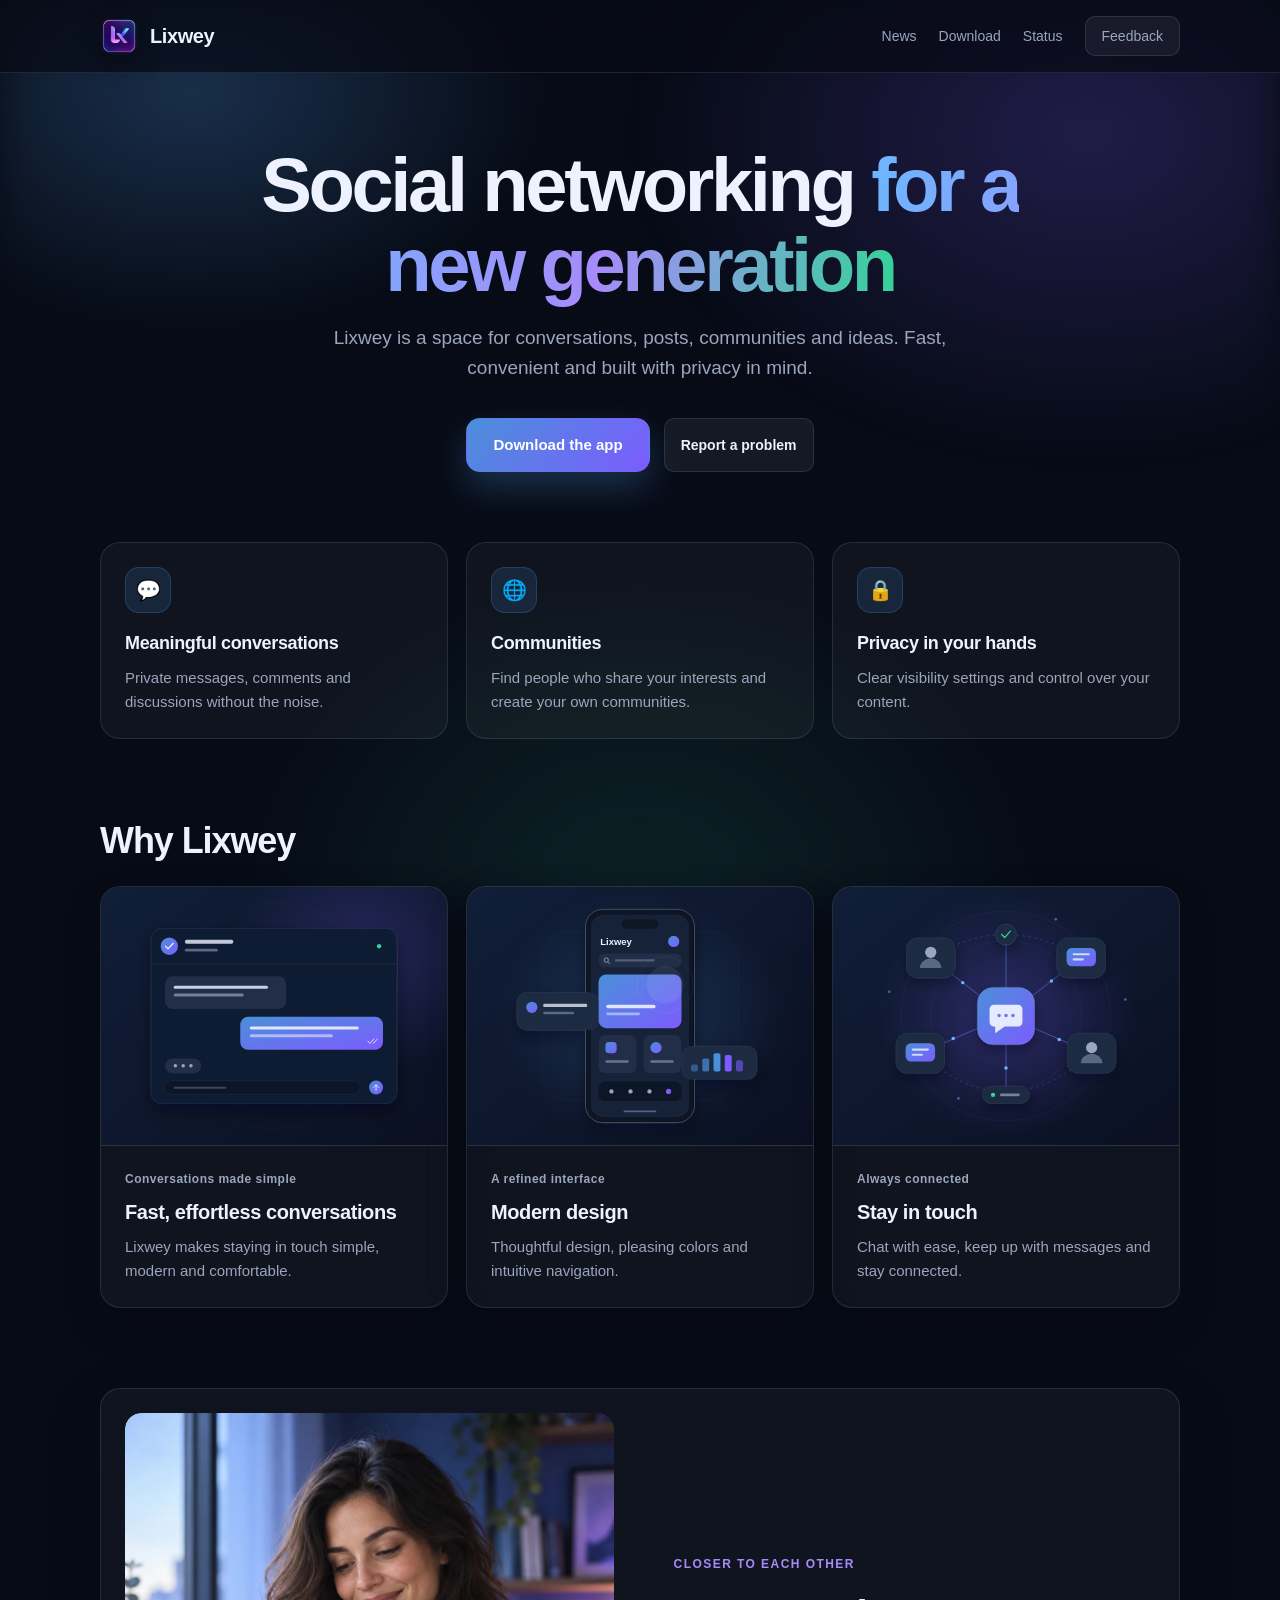
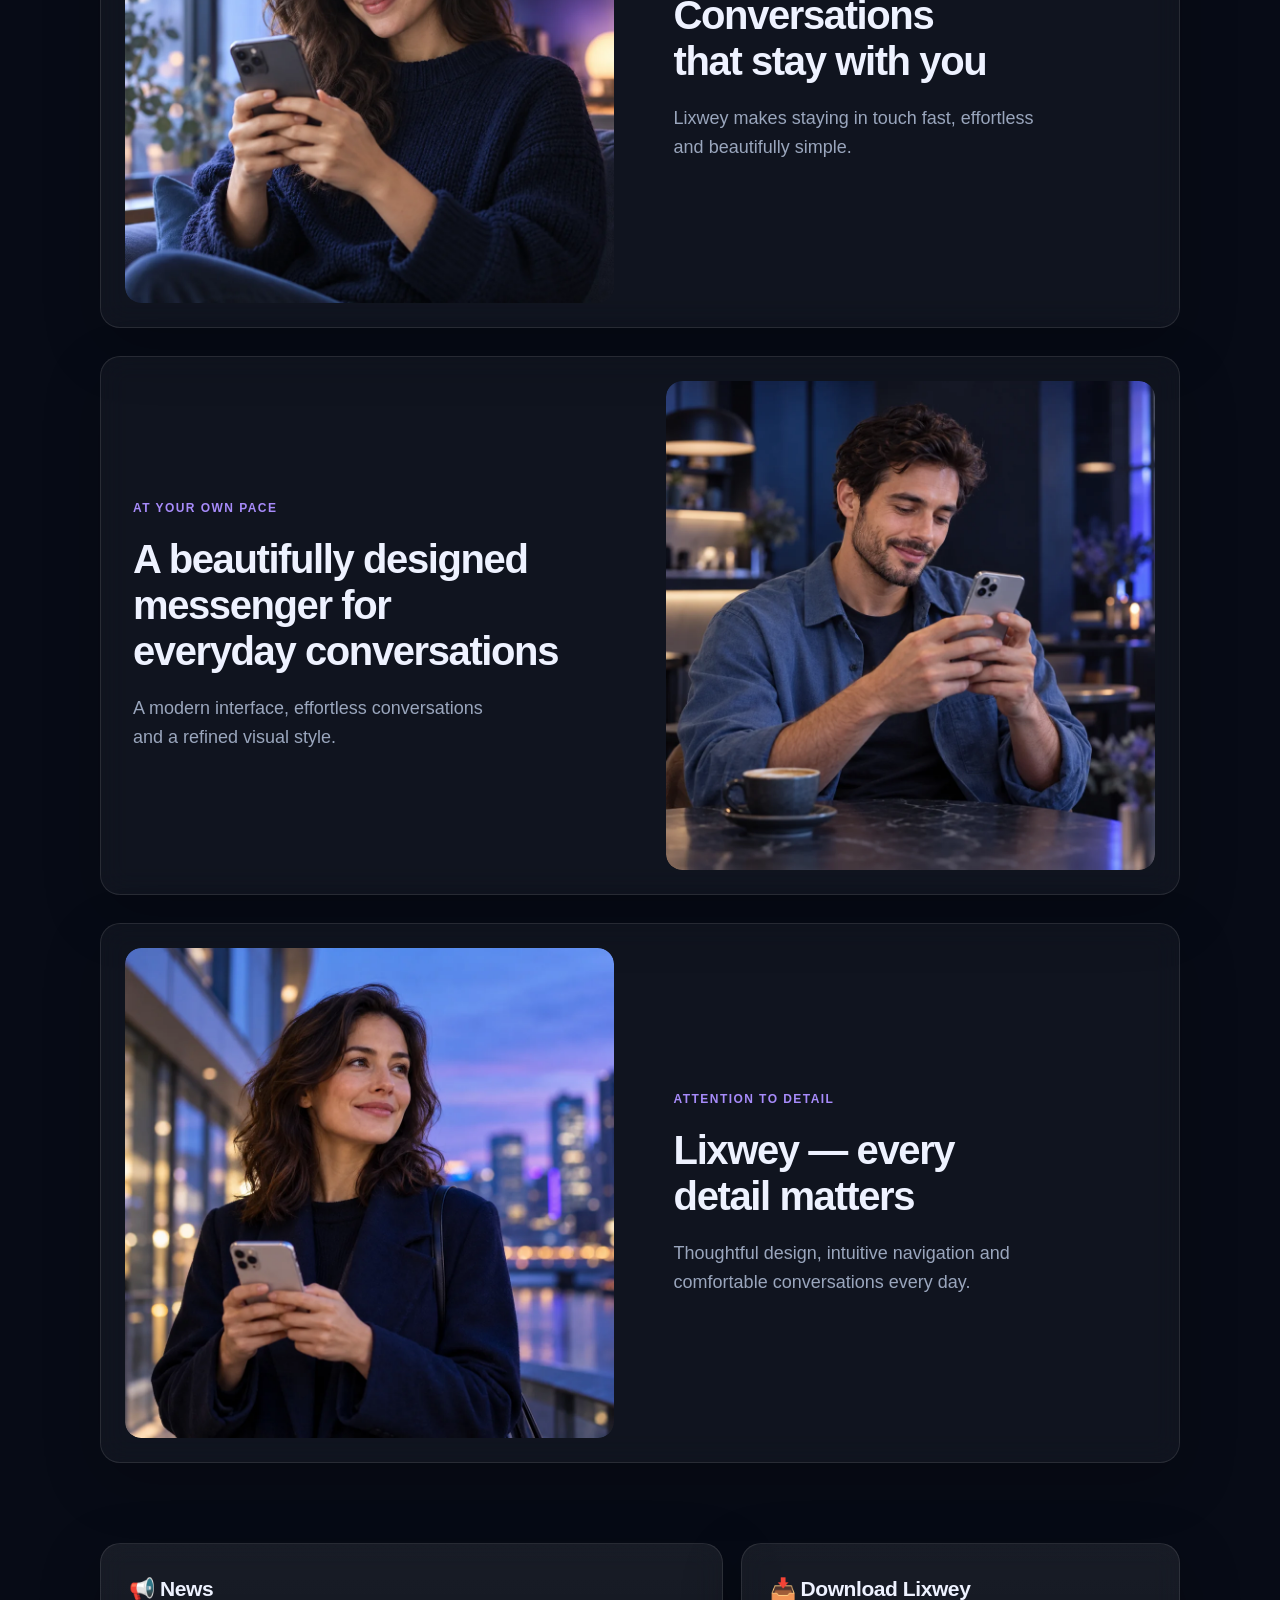
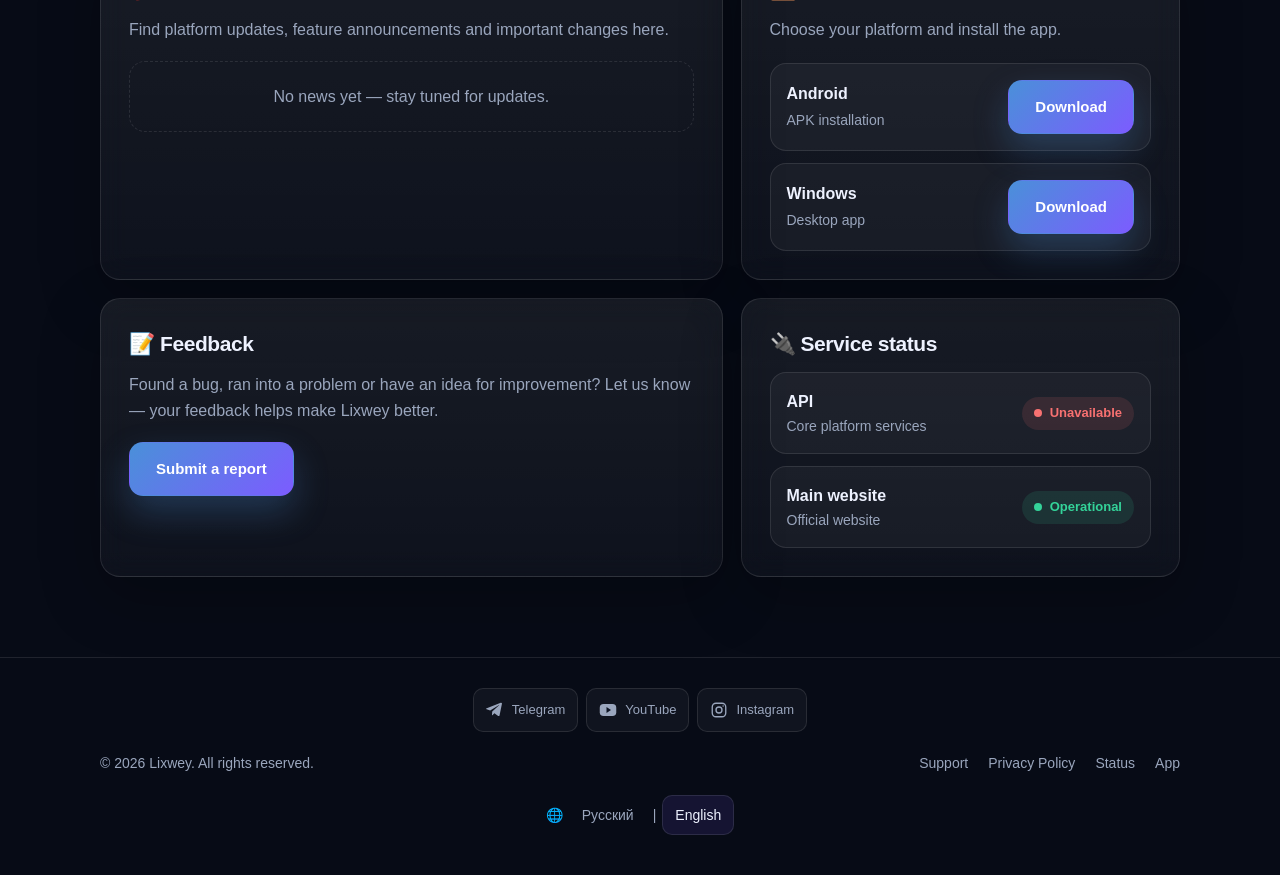
<file: index.html>
<!DOCTYPE html>
<html lang="ru">
<head>
  <meta charset="utf-8">
  <script src="/js/i18n-dictionary.js?v=20261113-5"></script>
  <script src="/js/i18n.js?v=20261113-5"></script>
  <meta name="viewport" content="width=device-width, initial-scale=1">
  <title>Lixwey — социальная сеть нового поколения</title>
  <meta name="description" content="Lixwey — современная социальная сеть для общения, публикаций и сообществ.">
  <link rel="icon" type="image/png" href="favicon.png">
  <link rel="apple-touch-icon" href="favicon.png">
  <link rel="stylesheet" href="/css/style.css?v=20261113-5">
  <script src="/js/mobile-navigation.js?v=20261113-5" defer></script>
  
  <style>
    /* Стили только для главной страницы */
    .hero { padding: 48px 0 70px; text-align: center; }
    .badge { display: inline-flex; align-items: center; gap: 8px; padding: 7px 14px; border-radius: 999px; border: 1px solid var(--border); background: rgba(255, 255, 255, .05); color: var(--muted); font-size: 13px; font-weight: 600; }
    .badge::before { content: ""; width: 8px; height: 8px; border-radius: 50%; background: var(--ok); box-shadow: 0 0 0 4px rgba(52, 211, 153, .15); }
    h1 { margin: 24px auto 18px; max-width: 820px; font-size: clamp(40px, 7vw, 76px); line-height: 1.05; letter-spacing: -.045em; font-weight: 850; }
    .gradient-text { background: linear-gradient(100deg, #6cb6ff, #a78bfa 55%, #34d399); -webkit-background-clip: text; background-clip: text; color: transparent; }
    .hero p { max-width: 620px; margin: 0 auto 34px; color: var(--muted); font-size: clamp(16px, 2vw, 19px); }
    .actions { display: flex; flex-wrap: wrap; justify-content: center; gap: 14px; }
    
    .grid { display: grid; grid-template-columns: repeat(12, 1fr); gap: 18px; padding-bottom: 80px; }
    .card { grid-column: span 12; padding: 28px; border-radius: var(--radius); border: 1px solid var(--border); background: linear-gradient(180deg, rgba(255,255,255,.07), rgba(255,255,255,.03)); backdrop-filter: blur(14px); box-shadow: 0 20px 60px rgba(0,0,0,.25); transition: transform .25s ease, border-color .25s ease; }
    .card:hover { transform: translateY(-4px); border-color: rgba(124, 92, 255, .35); }
    .card h2 { display: flex; align-items: center; gap: 10px; margin-bottom: 12px; font-size: 21px; letter-spacing: -.02em; }
    .card p { color: var(--muted); }
    .span-7 { grid-column: span 7; }
    .span-5 { grid-column: span 5; }
    
    .empty { margin-top: 18px; padding: 22px; text-align: center; border: 1px dashed var(--border); border-radius: 16px; color: var(--muted); }
    .download-list { margin-top: 20px; display: grid; grid-auto-rows: 1fr; gap: 12px; }
    .platform { display: flex; align-items: center; justify-content: space-between; gap: 16px; padding: 16px; border-radius: 16px; background: rgba(255,255,255,.04); border: 1px solid var(--border); }
    .platform strong { display: block; }
    .platform span { color: var(--muted); font-size: 14px; overflow-wrap: anywhere; }
    .platform > div { min-width: 0; }
    .platform .btn { flex-shrink: 0; }
    
    .status { display: inline-flex; align-items: center; gap: 8px; padding: 6px 12px; border-radius: 999px; font-size: 13px; font-weight: 700; white-space: nowrap; }
    .status::before { content: ""; width: 8px; height: 8px; border-radius: 50%; background: currentColor; }
    .status-ok { color: var(--ok); background: rgba(52, 211, 153, .12); }
    .status-warn { color: var(--warn); background: rgba(251, 191, 36, .12); }
    .status-err { color: #f87171; background: rgba(248, 113, 113, .12); }
    .status-row { display: flex; align-items: center; justify-content: space-between; gap: 14px; padding: 16px; border-radius: 16px; background: rgba(255,255,255,.04); border: 1px solid var(--border); }
    .status-row + .status-row { margin-top: 12px; }
    
    .features { display: grid; grid-template-columns: repeat(3, 1fr); gap: 18px; margin-bottom: 80px; }
    .feature { padding: 24px; border-radius: var(--radius); border: 1px solid var(--border); background: rgba(255,255,255,.04); }
    .feature-icon { width: 46px; height: 46px; display: grid; place-items: center; margin-bottom: 16px; border-radius: 14px; font-size: 20px; background: rgba(74, 144, 217, .15); border: 1px solid rgba(74, 144, 217, .25); }
    .feature h3 { margin-bottom: 8px; font-size: 18px; letter-spacing: -.02em; }
    .feature p { color: var(--muted); font-size: 15px; }
    
    .lixwey-showcase { margin-bottom: 80px; }
    .lixwey-showcase h2 { margin-bottom: 24px; font-size: clamp(26px, 4vw, 36px); line-height: 1.2; letter-spacing: -.03em; }
    .lixwey-showcase-grid { display: grid; grid-template-columns: repeat(3, minmax(0, 1fr)); gap: 18px; }
    .lixwey-showcase-card { min-width: 0; overflow: hidden; border-radius: var(--radius); border: 1px solid var(--border); background: rgba(255,255,255,.04); backdrop-filter: blur(14px); box-shadow: 0 16px 40px rgba(0,0,0,.18); transition: transform .25s ease, border-color .25s ease; }
    .lixwey-showcase-card img { display: block; width: 100%; height: auto; aspect-ratio: 4 / 3; object-fit: cover; border-bottom: 1px solid var(--border); background: rgba(74,144,217,.08); color: var(--muted); font-size: 14px; }
    .lixwey-showcase-card figcaption { padding: 24px; }
    .lixwey-showcase-label { display: block; margin-bottom: 10px; color: var(--muted); font-size: 12px; font-weight: 600; letter-spacing: .04em; }
    .lixwey-showcase-card h3 { margin-bottom: 10px; font-size: 20px; line-height: 1.3; letter-spacing: -.02em; }
    .lixwey-showcase-card p { color: var(--muted); font-size: 15px; }
    @media (hover: hover) and (prefers-reduced-motion: no-preference) {
      .lixwey-showcase-card:hover { transform: translateY(-4px); border-color: rgba(124,92,255,.35); }
    }
    @media (max-width: 900px) {
      .lixwey-showcase-grid { grid-template-columns: repeat(2, minmax(0, 1fr)); }
    }
    @media (max-width: 600px) {
      .lixwey-showcase { margin-bottom: 56px; }
      .lixwey-showcase-grid { grid-template-columns: 1fr; }
      .lixwey-showcase-card figcaption { padding: 20px; }
    }

    .lixwey-promo-feed { display: grid; gap: 28px; margin-bottom: 80px; }
    .lixwey-promo { display: grid; grid-template-columns: repeat(2, minmax(0, 1fr)); align-items: center; gap: clamp(24px, 4vw, 56px); padding: 24px; border: 1px solid var(--border); border-radius: var(--radius); background: rgba(255,255,255,.04); backdrop-filter: blur(14px); box-shadow: 0 20px 60px rgba(0,0,0,.2); }
    .lixwey-promo-media { min-width: 0; overflow: hidden; border-radius: 16px; }
    .lixwey-promo-media img { display: block; width: 100%; height: auto; aspect-ratio: 1; object-fit: cover; border-radius: inherit; }
    .lixwey-promo-copy { min-width: 0; padding: 16px 8px; }
    .lixwey-promo-label { display: block; margin-bottom: 18px; color: #a78bfa; font-size: 12px; font-weight: 700; letter-spacing: .12em; text-transform: uppercase; }
    .lixwey-promo h2 { margin-bottom: 20px; font-size: clamp(28px, 3.3vw, 40px); line-height: 1.15; letter-spacing: -.035em; text-wrap: balance; }
    .lixwey-promo p { max-width: 38ch; color: var(--muted); font-size: clamp(16px, 1.6vw, 18px); }
    @media (max-width: 700px) {
      .lixwey-promo-feed { gap: 20px; margin-bottom: 56px; }
      .lixwey-promo { grid-template-columns: 1fr; gap: 8px; padding: 16px; }
      .lixwey-promo-copy { padding: 20px 8px 12px; }
      .lixwey-promo--reverse .lixwey-promo-media { grid-row: 1; }
    }

    .reveal { opacity: 0; transform: translateY(22px); animation: reveal .7s ease forwards; }
    .reveal:nth-child(2) { animation-delay: .08s; }
    .reveal:nth-child(3) { animation-delay: .16s; }
    .reveal:nth-child(4) { animation-delay: .24s; }
    @keyframes reveal { to { opacity: 1; transform: translateY(0); } }
    
    @media (max-width: 900px) {
      .span-7, .span-5 { grid-column: span 12; }
      .features { grid-template-columns: 1fr; }
      .hero { padding: 70px 0 50px; }
    }
  </style>
</head>
<body>
  <div class="aurora"></div>

  <nav class="nav">
    <div class="container nav-inner">
      <div class="logo">
        <img src="favicon.png" alt="Логотип Lixwey" class="logo-img">
        Lixwey
        </div>
      <button type="button" class="nav-toggle" aria-label="Открыть меню" aria-expanded="false" aria-controls="mobile-navigation"><span aria-hidden="true"></span><span aria-hidden="true"></span><span aria-hidden="true"></span></button>
      <div class="nav-links" id="mobile-navigation">
        <a href="/#news">Новости</a>
        <a href="/#download">Скачать</a>
        <a href="/#status">Статус</a>
        <a href="/reports/" class="btn btn-ghost">Обратная связь</a>
      </div>
    </div>
  </nav>

  <header class="hero container">
    <h1 class="reveal">
        Социальная сеть <span class="gradient-text">нового поколения</span>
    </h1>
    <p class="reveal">
      Lixwey — пространство для общения, публикаций, сообществ и идей. Быстро, удобно и с вниманием к приватности.
    </p>
    <div class="actions reveal">
      <a href="#download" class="btn btn-primary">Скачать приложение</a>
      <a href="reports/" class="btn btn-ghost">Сообщить о проблеме</a>
    </div>
  </header>

  <main class="container">
    <section class="features">
      <article class="feature reveal">
        <div class="feature-icon">💬</div>
        <h3>Живое общение</h3>
        <p>Личные сообщения, комментарии и обсуждения без лишнего шума.</p>
      </article>
      <article class="feature reveal">
        <div class="feature-icon">🌐</div>
        <h3>Сообщества</h3>
        <p>Находите людей по интересам и создавайте собственные сообщества.</p>
      </article>
      <article class="feature reveal">
        <div class="feature-icon">🔒</div>
        <h3>Контроль приватности</h3>
        <p>Прозрачные настройки видимости и управления своим контентом.</p>
      </article>
    </section>

    <section class="lixwey-showcase" aria-labelledby="lixwey-showcase-title">
      <h2 id="lixwey-showcase-title">Почему Lixwey</h2>
      <div class="lixwey-showcase-grid">
        <figure class="lixwey-showcase-card">
          <img src="images/lixwey-feature-1.svg" alt="Иллюстрация диалога: окно переписки с сообщениями" width="800" height="600" loading="lazy" decoding="async">
          <figcaption>
            <span class="lixwey-showcase-label">Общение без лишнего</span>
            <h3>Быстрые и удобные диалоги</h3>
            <p>Lixwey делает общение простым, современным и комфортным.</p>
          </figcaption>
        </figure>
        <figure class="lixwey-showcase-card">
          <img src="images/lixwey-feature-2.svg" alt="Иллюстрация смартфона с интерфейсом и UI-карточками" width="800" height="600" loading="lazy" decoding="async">
          <figcaption>
            <span class="lixwey-showcase-label">Стильный интерфейс</span>
            <h3>Современный дизайн</h3>
            <p>Продуманный внешний вид, приятные цвета и удобная навигация.</p>
          </figcaption>
        </figure>
        <figure class="lixwey-showcase-card">
          <img src="images/lixwey-feature-3.svg" alt="Иллюстрация цифровой сети: сообщения и профили, соединённые линиями" width="800" height="600" loading="lazy" decoding="async">
          <figcaption>
            <span class="lixwey-showcase-label">Всегда на связи</span>
            <h3>Оставайтесь на связи</h3>
            <p>Легко общайтесь, следите за сообщениями и оставайтесь в контакте.</p>
          </figcaption>
        </figure>
      </div>
    </section>

    
    <div class="lixwey-promo-feed">
      <section class="lixwey-promo" aria-labelledby="lixwey-promo-title-1">
        <div class="lixwey-promo-media">
          <img src="images/lixwey-person-1.webp" alt="Девушка с iPhone у окна улыбается, читая сообщения" width="1024" height="1024" loading="lazy" decoding="async">
        </div>
        <div class="lixwey-promo-copy">
          <span class="lixwey-promo-label">Ближе друг к другу</span>
          <h2 id="lixwey-promo-title-1">Общение, которое всегда рядом</h2>
          <p>Lixwey помогает оставаться на связи быстро, удобно и красиво.</p>
        </div>
      </section>

      <section class="lixwey-promo lixwey-promo--reverse" aria-labelledby="lixwey-promo-title-2">
        <div class="lixwey-promo-copy">
          <span class="lixwey-promo-label">В вашем ритме</span>
          <h2 id="lixwey-promo-title-2">Стильный мессенджер для повседневного общения</h2>
          <p>Современный интерфейс, удобные диалоги и приятный визуальный стиль.</p>
        </div>
        <div class="lixwey-promo-media">
          <img src="images/lixwey-person-2.webp" alt="Мужчина с iPhone общается в уютном современном кафе" width="1024" height="1024" loading="lazy" decoding="async">
        </div>
      </section>

      <section class="lixwey-promo" aria-labelledby="lixwey-promo-title-3">
        <div class="lixwey-promo-media">
          <img src="images/lixwey-person-3.webp" alt="Девушка держит iPhone на фоне города в мягком вечернем свете" width="1024" height="1024" loading="lazy" decoding="async">
        </div>
        <div class="lixwey-promo-copy">
          <span class="lixwey-promo-label">Внимание к деталям</span>
          <h2 id="lixwey-promo-title-3">Lixwey — когда важна каждая деталь</h2>
          <p>Продуманный дизайн, лёгкая навигация и комфортное общение каждый день.</p>
        </div>
      </section>
    </div>

    <section class="grid" id="news">
      <article class="card span-7 reveal">
        <h2>📢 Новости</h2>
        <p>Здесь публикуются обновления платформы, анонсы функций и важные изменения.</p>
        <div class="empty">
          Пока новостей нет — следите за обновлениями.
        </div>
      </article>

      <article class="card span-5 reveal" id="download">
        <h2>📥 Скачать Lixwey</h2>
        <p>Выберите платформу и установите приложение.</p>
        <div class="download-list">
          <div class="platform">
            <div>
              <strong>Android</strong>
              <span>APK-установка</span>
            </div>
            <a href="/download/android/" class="btn btn-primary">Скачать</a>
          </div>
          <div class="platform">
            <div>
              <strong>Windows</strong>
              <span>Приложение для ПК</span>
            </div>
            <a href="/download/windows/" class="btn btn-primary">Скачать</a>
          </div>
        </div>
      </article>

      <article class="card span-7 reveal">
        <h2>📝 Обратная связь</h2>
        <p>Нашли ошибку, столкнулись с проблемой или хотите предложить улучшение? Расскажите нам — это помогает делать Lixwey лучше.</p>
        <a href="reports/" class="btn btn-primary" style="margin-top:18px;">Отправить жалобу</a>
      </article>

      <article class="card span-5 reveal" id="status">
        <h2>🔌 Статус сервисов</h2>
        <div class="status-row">
          <div>
            <strong>API</strong>
            <div style="color:var(--muted);font-size:14px;">Основные функции платформы</div>
          </div>
          <span class="status status-warn" id="api-status">Проверка…</span>
        </div>
        <div class="status-row">
          <div>
            <strong>Основной сайт</strong>
            <div style="color:var(--muted);font-size:14px;">Официальная страница</div>
          </div>
          <span class="status status-ok">Работает</span>
        </div>
      </article>
    </section>
  </main>

  <footer>
    <div class="container footer-socials">
      <div class="footer-social-links">
        <a class="footer-social-link" href="https://t.me/Lixwey_official" target="_blank" rel="noopener noreferrer" aria-label="Lixwey в Telegram (откроется в новой вкладке)">
          <svg viewBox="0 0 24 24" aria-hidden="true" focusable="false"><path fill="currentColor" d="M21.4 3.6 18 20c-.3 1.2-1 1.5-2 .9l-5.2-3.8-2.5 2.4c-.3.3-.5.5-1 .5l.4-5.3 9.6-8.7c.4-.4-.1-.6-.6-.2L4.8 13.3l-5-1.6c-1.1-.3-1.1-1.1.2-1.6L19.6 2.5c.9-.3 1.8.2 1.8 1.1Z" transform="translate(1 0) scale(.95)"/></svg>
          <span>Telegram</span>
        </a>
        <a class="footer-social-link" href="https://www.youtube.com/@Lixwey_official" target="_blank" rel="noopener noreferrer" aria-label="Lixwey на YouTube (откроется в новой вкладке)">
          <svg viewBox="0 0 24 24" aria-hidden="true" focusable="false"><rect x="1" y="4" width="22" height="16" rx="5" fill="currentColor"/><path d="m10 8 6 4-6 4Z" fill="var(--bg-soft)"/></svg>
          <span>YouTube</span>
        </a>
        <a class="footer-social-link" href="https://www.instagram.com/lixwey_official/" target="_blank" rel="noopener noreferrer" aria-label="Lixwey в Instagram (откроется в новой вкладке)">
          <svg viewBox="0 0 24 24" aria-hidden="true" focusable="false" fill="none" stroke="currentColor" stroke-width="1.8"><rect x="3" y="3" width="18" height="18" rx="5"/><circle cx="12" cy="12" r="4"/><circle cx="17.5" cy="6.5" r="1" fill="currentColor" stroke="none"/></svg>
          <span>Instagram</span>
        </a>
      </div>
    </div>
    <div class="container footer-inner">
      <span>© 2026 Lixwey. Все права защищены.</span>
      <div class="footer-links">
        <a href="reports/">Поддержка</a>
        <a href="privacy/">Политика конфиденциальности</a> <!-- НОВАЯ ССЫЛКА -->
        <a href="#status">Статус</a>
        <a href="#download">Приложение</a>
      </div>
    </div>
    <div class="container footer-language" role="group" aria-label="Язык сайта">
      <span aria-hidden="true">🌐</span>
      <button type="button" data-language="ru" lang="ru" aria-label="Переключить на русский" aria-pressed="true" disabled>Русский</button>
      <span aria-hidden="true">|</span>
      <button type="button" data-language="en" lang="en" aria-label="Переключить на английский" aria-pressed="false" disabled>English</button>
    </div>
  </footer>

  <script>
    const apiStatus = document.getElementById("api-status");

    async function checkApi() {
      apiStatus.className = "status status-warn";
      window.LixweyI18n.setText(apiStatus, "Проверка…");

      try {
        const response = await fetch("https://api.lixwey.ru/ping", {
            method: "GET",
            cache: "no-store"
        });

        if (response.ok) {
          apiStatus.className = "status status-ok";
          window.LixweyI18n.setText(apiStatus, "Работает");
        } else {
          apiStatus.className = "status status-err";
          window.LixweyI18n.setText(apiStatus, "Проблемы");
        }
      } catch {
        apiStatus.className = "status status-err";
        window.LixweyI18n.setText(apiStatus, "Недоступен");
      }
    }

    checkApi();
    setInterval(checkApi, 60000);
  </script>
</body>
</html>
</file>
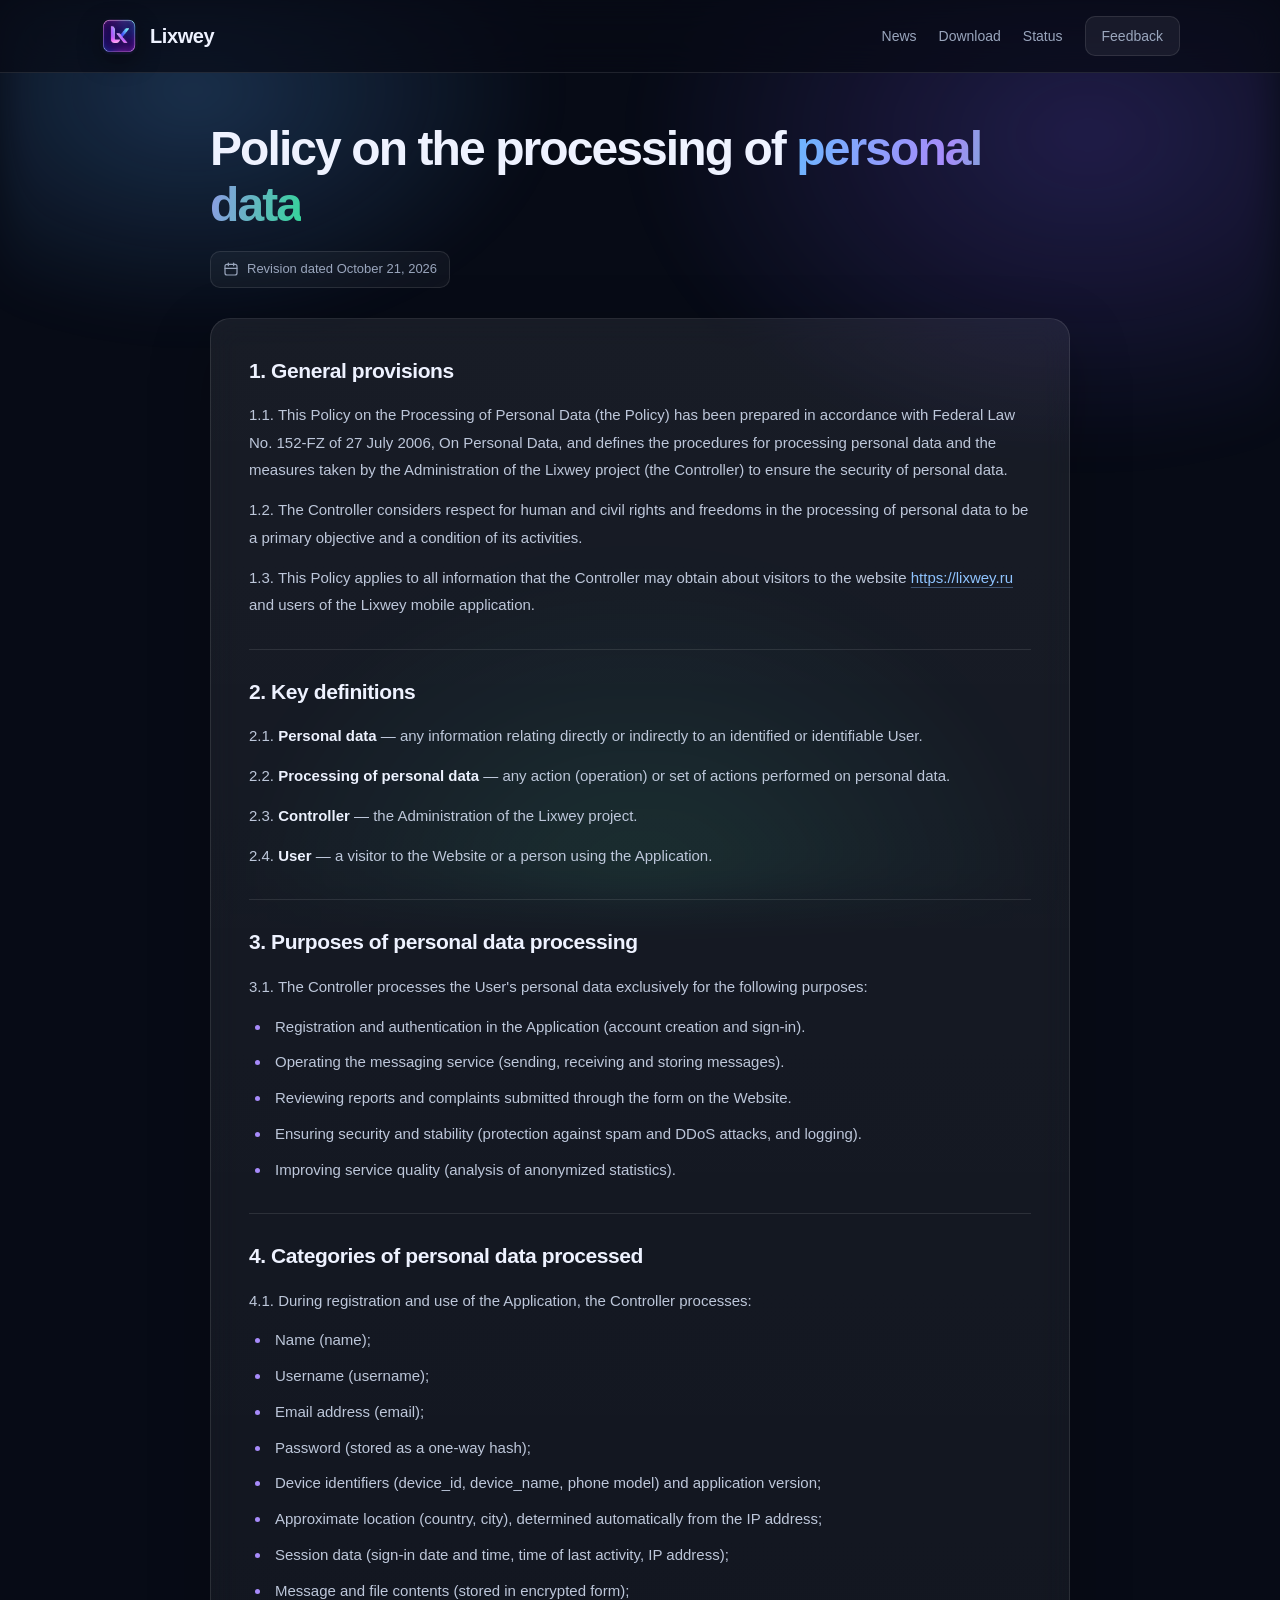
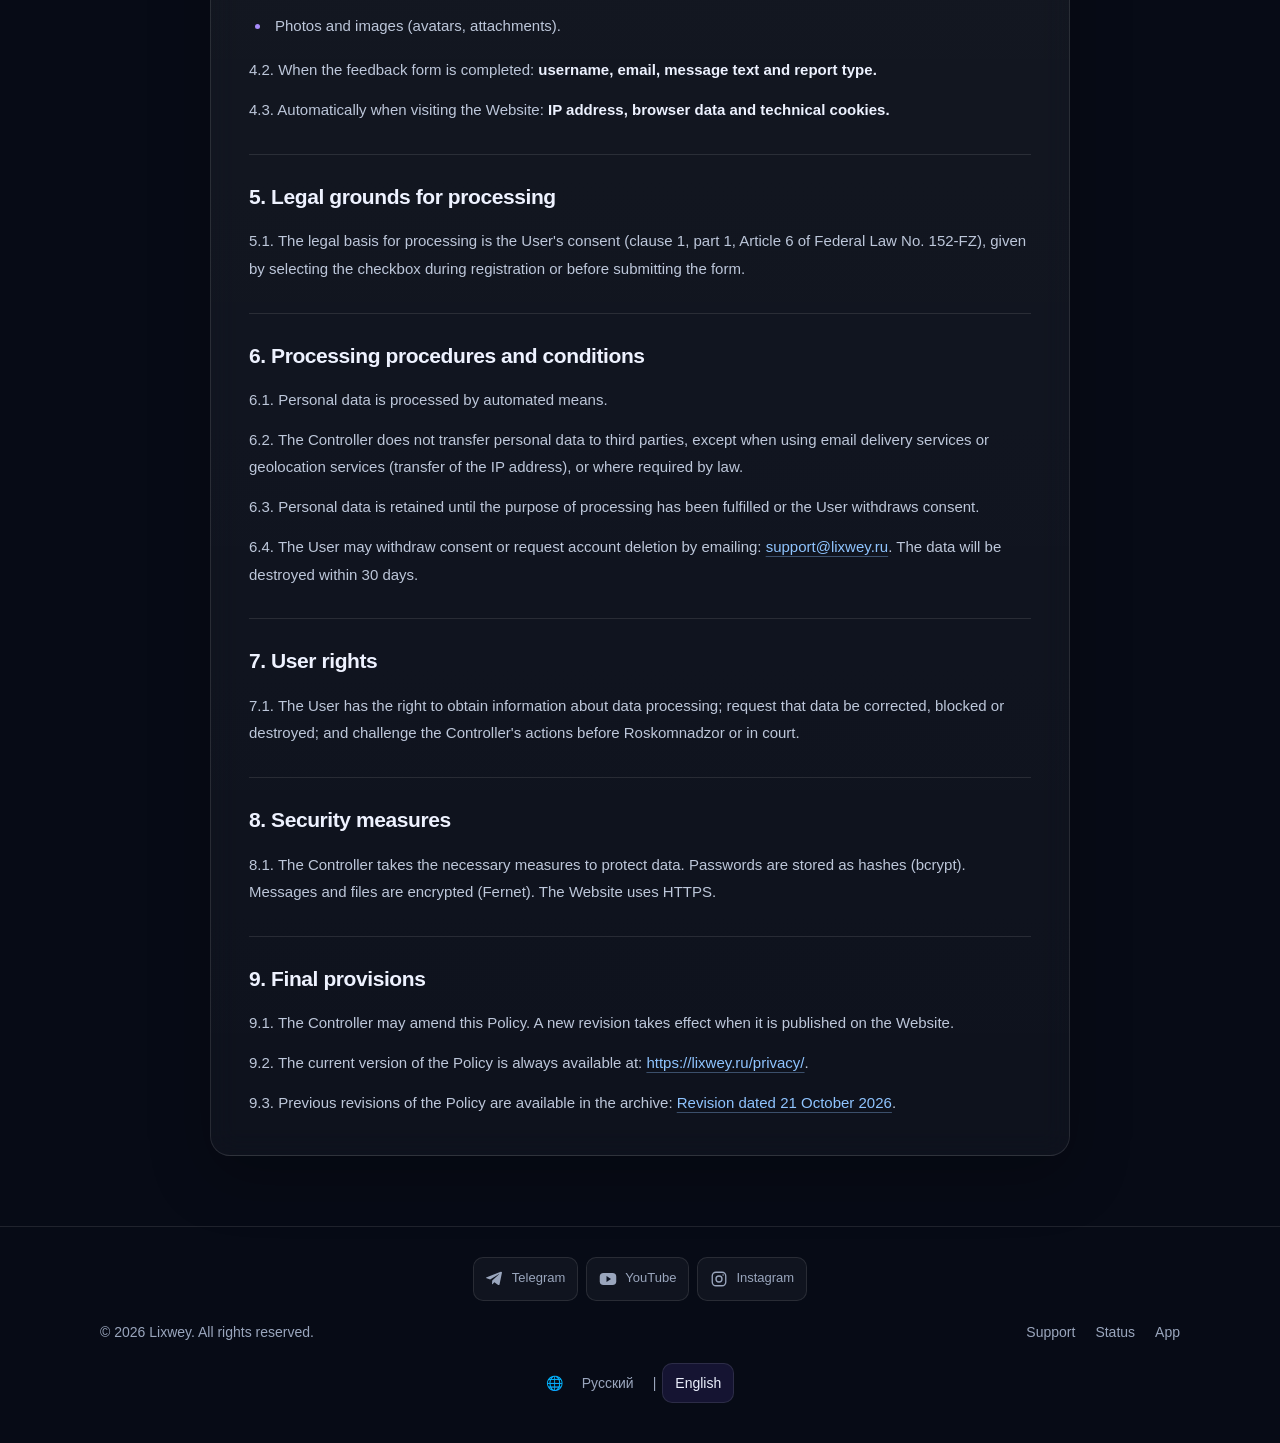
<file: privacy/index.html>
<!DOCTYPE html>
<html lang="ru">
<head>
  <meta charset="utf-8">
  <script src="/js/i18n-dictionary.js?v=20261113-5"></script>
  <script src="/js/i18n.js?v=20261113-5"></script>
  <meta name="viewport" content="width=device-width, initial-scale=1">
  <title>Политика конфиденциальности — Lixwey</title>
  <meta name="description" content="Политика Lixwey в отношении обработки персональных данных.">
  <meta name="theme-color" content="#070b16">
  <link rel="icon" type="image/png" href="../favicon.png">
  <link rel="stylesheet" href="/css/style.css?v=20261113-5">
  <script src="/js/mobile-navigation.js?v=20261113-5" defer></script>
  
  
  <style>
    /* Сохраняем стили документа, но убираем дублирование навигации и фона */
    
    .page-heading {
      max-width: 860px;
      margin: 0 auto;
      padding: 48px 0 30px;
    }

    h1 {
      max-width: 820px;
      margin-bottom: 18px;
      font-size: clamp(30px, 4.5vw, 48px);
      line-height: 1.16;
      letter-spacing: -.04em;
      font-weight: 800;
      overflow-wrap: anywhere;
    }

    .gradient-text {
      background: linear-gradient(100deg, #6cb6ff, #a78bfa 55%, #34d399);
      -webkit-background-clip: text;
      background-clip: text;
      color: transparent;
    }

    .date {
      display: inline-flex;
      align-items: center;
      gap: 8px;
      padding: 7px 12px;
      border: 1px solid var(--border);
      border-radius: 10px;
      background: rgba(255, 255, 255, .04);
      color: var(--muted);
      font-size: 13px;
    }

    .date svg {
      width: 16px;
      height: 16px;
      flex-shrink: 0;
    }

    .document-wrapper {
      max-width: 860px;
      margin: 0 auto;
      padding-bottom: 70px;
    }

    .document {
      padding: 38px;
      border: 1px solid var(--border);
      border-radius: var(--radius);
      background: linear-gradient(180deg, rgba(255,255,255,.07), rgba(255,255,255,.03));
      backdrop-filter: blur(14px);
      box-shadow: 0 20px 60px rgba(0,0,0,.25);
      overflow-wrap: anywhere;
    }

    .document section + section {
      margin-top: 30px;
      padding-top: 28px;
      border-top: 1px solid var(--border);
    }

    .document h2 {
      margin-bottom: 16px;
      color: var(--text);
      font-size: 21px;
      line-height: 1.35;
      letter-spacing: -.02em;
      font-weight: 700;
    }

    .document p, .document li {
      color: #bdc7da;
      font-size: 15px;
      line-height: 1.85;
    }

    .document p + p { margin-top: 12px; }

    .document ul {
      padding-left: 22px;
      margin: 12px 0 16px;
    }

    .document li {
      padding-left: 4px;
      margin-bottom: 8px;
    }

    .document li::marker { color: #a78bfa; }
    .document strong { color: #edf2ff; font-weight: 600; }

    .document a {
      color: #8fc4ff;
      text-decoration: underline;
      text-decoration-color: rgba(143, 196, 255, .35);
      text-underline-offset: 4px;
      transition: color .2s ease, text-decoration-color .2s ease;
    }

    .document a:hover {
      color: #b9aaff;
      text-decoration-color: currentColor;
    }

    @media (max-width: 600px) {
      .page-heading { padding: 30px 0 24px; }
      .document { padding: 24px 20px; }
      .document h2 { font-size: 19px; }
      .document p, .document li { font-size: 14px; line-height: 1.8; }
      .document section + section { margin-top: 24px; padding-top: 22px; }
      .document-wrapper { padding-bottom: 40px; }
    }
  </style>
</head>

<body>
  <div class="aurora" aria-hidden="true"></div>

  <!-- ВЕРХНЯЯ ПАНЕЛЬ (СТИЛИ БЕРУТСЯ ИЗ style.css) -->
  <nav class="nav">
    <div class="container nav-inner">
      <a href="/" class="logo">
        <img src="../favicon.png" alt="Логотип Lixwey" class="logo-img">
        Lixwey
      </a>
      <button type="button" class="nav-toggle" aria-label="Открыть меню" aria-expanded="false" aria-controls="mobile-navigation"><span aria-hidden="true"></span><span aria-hidden="true"></span><span aria-hidden="true"></span></button>
      <div class="nav-links" id="mobile-navigation">
        <a href="/#news">Новости</a>
        <a href="/#download">Скачать</a>
        <a href="/#status">Статус</a>
        <a href="/reports/" class="btn btn-ghost">Обратная связь</a>
      </div>
    </div>
  </nav>

  <main class="container">
    <header class="page-heading">
      <h1 id="document-title">
        Политика в отношении обработки <span class="gradient-text">персональных данных</span>
      </h1>
      <p class="date">
        <svg viewBox="0 0 24 24" fill="none" stroke="currentColor" stroke-width="1.8" stroke-linecap="round" stroke-linejoin="round" aria-hidden="true">
          <rect x="3" y="5" width="18" height="16" rx="3"></rect>
          <path d="M16 3v4M8 3v4M3 11h18"></path>
        </svg>
        <span>
          Редакция от
          <time id="policy-revision-date" datetime="2026-10-21">21.10.2026</time>
        </span>
      </p>
    </header>

    <div class="document-wrapper">
      <article class="document" aria-labelledby="document-title">
        <section id="general">
          <h2>1. Общие положения</h2>
          <p>1.1. Настоящая Политика в отношении обработки персональных данных (далее — Политика) составлена в соответствии с требованиями Федерального закона от 27.07.2006 № 152-ФЗ «О персональных данных» и определяет порядок обработки персональных данных и меры по обеспечению безопасности персональных данных, предпринимаемые Администрацией проекта Lixwey (далее — Оператор).</p>
          <p>1.2. Оператор ставит своей важнейшей целью и условием осуществления своей деятельности соблюдение прав и свобод человека и гражданина при обработке его персональных данных.</p>
          <p>1.3. Настоящая Политика применяется ко всей информации, которую Оператор может получить о посетителях веб-сайта <a href="https://lixwey.ru" target="_blank" rel="noopener noreferrer">https://lixwey.ru</a> и пользователях мобильного приложения Lixwey.</p>
        </section>

        <section id="definitions">
          <h2>2. Основные понятия</h2>
          <p>2.1. <strong>Персональные данные</strong> — любая информация, относящаяся прямо или косвенно к определенному или определяемому Пользователю.</p>
          <p>2.2. <strong>Обработка персональных данных</strong> — любое действие (операция) или совокупность действий, совершаемых с персональными данными.</p>
          <p>2.3. <strong>Оператор</strong> — Администрация проекта Lixwey.</p>
          <p>2.4. <strong>Пользователь</strong> — посетитель Сайта или лицо, использующее Приложение.</p>
        </section>

        <section id="purposes">
          <h2>3. Цели обработки персональных данных</h2>
          <p>3.1. Оператор обрабатывает персональные данные Пользователя исключительно для следующих целей:</p>
          <ul>
            <li>Регистрация и авторизация в Приложении (создание аккаунта, вход в систему).</li>
            <li>Обеспечение работы сервиса обмена сообщениями (отправка, получение и хранение сообщений).</li>
            <li>Рассмотрение обращений и жалоб через форму на Сайте.</li>
            <li>Обеспечение безопасности и стабильности (защита от спама, DDoS, ведение логов).</li>
            <li>Улучшение качества сервиса (анализ обезличенной статистики).</li>
          </ul>
        </section>

        <section id="data">
          <h2>4. Перечень обрабатываемых персональных данных</h2>
          <p>4.1. При регистрации и использовании Приложения Оператор обрабатывает:</p>
          <ul>
            <li>Имя (name);</li>
            <li>Имя пользователя (username);</li>
            <li>Адрес электронной почты (email);</li>
            <li>Пароль (хранится в виде необратимого хеша);</li>
            <li>Идентификаторы устройства (device_id, device_name, модель телефона), версия приложения;</li>
            <li>Приблизительное местоположение (страна, город), определяемое автоматически по IP-адресу;</li>
            <li>Данные о сессиях (дата и время входа, время последней активности, IP-адрес);</li>
            <li>Содержимое сообщений и файлов (хранится в зашифрованном виде);</li>
            <li>Фотографии и изображения (аватары, вложения).</li>
          </ul>
          <p>4.2. При заполнении формы обратной связи: <strong>username, email, текст сообщения, тип обращения.</strong></p>
          <p>4.3. Автоматически при посещении Сайта: <strong>IP-адрес, данные браузера, технические cookie.</strong></p>
        </section>

        <section id="legal-basis">
          <h2>5. Правовые основания обработки</h2>
          <p>5.1. Правовым основанием обработки является согласие Пользователя (п. 1 ч. 1 ст. 6 152-ФЗ), которое он дает путем установки галочки при регистрации или перед отправкой формы.</p>
        </section>

        <section id="processing">
          <h2>6. Порядок и условия обработки</h2>
          <p>6.1. Обработка персональных данных осуществляется с использованием средств автоматизации.</p>
          <p>6.2. Оператор не передает персональные данные третьим лицам, за исключением случаев использования сервисов рассылки email, сервисов геолокации (передача IP-адреса) и требований закона.</p>
          <p>6.3. Срок хранения персональных данных: до достижения цели обработки или до отзыва согласия Пользователем.</p>
          <p>6.4. Пользователь может отозвать согласие или запросить удаление аккаунта, направив письмо на адрес: <a href="mailto:support@lixwey.ru">support@lixwey.ru</a>. Данные будут уничтожены в течение 30 дней.</p>
        </section>

        <section id="rights">
          <h2>7. Права Пользователя</h2>
          <p>7.1. Пользователь имеет право: получать информацию об обработке данных, требовать их уточнения, блокирования или уничтожения, обжаловать действия Оператора в Роскомнадзоре или в суде.</p>
        </section>

        <section id="security">
          <h2>8. Меры защиты</h2>
          <p>8.1. Оператор принимает необходимые меры для защиты данных. Пароли хранятся в виде хешей (bcrypt). Сообщения и файлы шифруются (Fernet). Сайт работает по HTTPS.</p>
        </section>

        <section id="final">
          <h2>9. Заключительные положения</h2>
          <p>9.1. Оператор вправе вносить изменения в настоящую Политику. Новая редакция вступает в силу с момента ее размещения на Сайте.</p>
          <p>9.2. Актуальная версия Политики всегда доступна по адресу: <a href="https://lixwey.ru/privacy/" target="_blank" rel="noopener noreferrer">https://lixwey.ru/privacy/</a>.</p>

          <!-- НОВЫЙ ПУНКТ -->
          <p>9.3. Предыдущие редакции Политики доступны в архиве: 
             <a href="archive/v1-2026-10-21.pdf" target="_blank">Редакция от 21.10.2026</a>.
          </p>

        </section>
      </article>
    </div>
  </main>

  <footer>
    <div class="container footer-socials">
      <div class="footer-social-links">
        <a class="footer-social-link" href="https://t.me/Lixwey_official" target="_blank" rel="noopener noreferrer" aria-label="Lixwey в Telegram (откроется в новой вкладке)">
          <svg viewBox="0 0 24 24" aria-hidden="true" focusable="false"><path fill="currentColor" d="M21.4 3.6 18 20c-.3 1.2-1 1.5-2 .9l-5.2-3.8-2.5 2.4c-.3.3-.5.5-1 .5l.4-5.3 9.6-8.7c.4-.4-.1-.6-.6-.2L4.8 13.3l-5-1.6c-1.1-.3-1.1-1.1.2-1.6L19.6 2.5c.9-.3 1.8.2 1.8 1.1Z" transform="translate(1 0) scale(.95)"/></svg>
          <span>Telegram</span>
        </a>
        <a class="footer-social-link" href="https://www.youtube.com/@Lixwey_official" target="_blank" rel="noopener noreferrer" aria-label="Lixwey на YouTube (откроется в новой вкладке)">
          <svg viewBox="0 0 24 24" aria-hidden="true" focusable="false"><rect x="1" y="4" width="22" height="16" rx="5" fill="currentColor"/><path d="m10 8 6 4-6 4Z" fill="var(--bg-soft)"/></svg>
          <span>YouTube</span>
        </a>
        <a class="footer-social-link" href="https://www.instagram.com/lixwey_official/" target="_blank" rel="noopener noreferrer" aria-label="Lixwey в Instagram (откроется в новой вкладке)">
          <svg viewBox="0 0 24 24" aria-hidden="true" focusable="false" fill="none" stroke="currentColor" stroke-width="1.8"><rect x="3" y="3" width="18" height="18" rx="5"/><circle cx="12" cy="12" r="4"/><circle cx="17.5" cy="6.5" r="1" fill="currentColor" stroke="none"/></svg>
          <span>Instagram</span>
        </a>
      </div>
    </div>
    <div class="container footer-inner">
      <span>© 2026 Lixwey. Все права защищены.</span>
      <div class="footer-links">
          <!-- Ссылки ведут в корень -->
          <a href="/reports/">Поддержка</a>
          <a href="/#status">Статус</a>
          <a href="/#download">Приложение</a>
      </div>
    </div>
    <div class="container footer-language" role="group" aria-label="Язык сайта">
      <span aria-hidden="true">🌐</span>
      <button type="button" data-language="ru" lang="ru" aria-label="Переключить на русский" aria-pressed="true" disabled>Русский</button>
      <span aria-hidden="true">|</span>
      <button type="button" data-language="en" lang="en" aria-label="Переключить на английский" aria-pressed="false" disabled>English</button>
    </div>
  </footer>

  <script src="../policy-config.js"></script>
  <script>
    const revisionElement =
        document.getElementById("policy-revision-date");

    if (revisionElement && window.LIXWEY_POLICY) {
        const revision = window.LIXWEY_POLICY.revisionDate;

        const [day, month, year] = revision.split(".");

        const renderRevision = () => {
          revisionElement.textContent = window.LixweyI18n.language === 'ru' ? revision
            : new Intl.DateTimeFormat(window.LixweyI18n.locale, { day: 'numeric', month: 'long', year: 'numeric', timeZone: 'UTC' }).format(new Date(`${year}-${month}-${day}T00:00:00Z`));
        };
        renderRevision();
        window.addEventListener('lixwey:languagechange', renderRevision);

        revisionElement.setAttribute(
            "datetime",
            `${year}-${month}-${day}`
        );
    }
  </script>
</body>
</html>
</file>
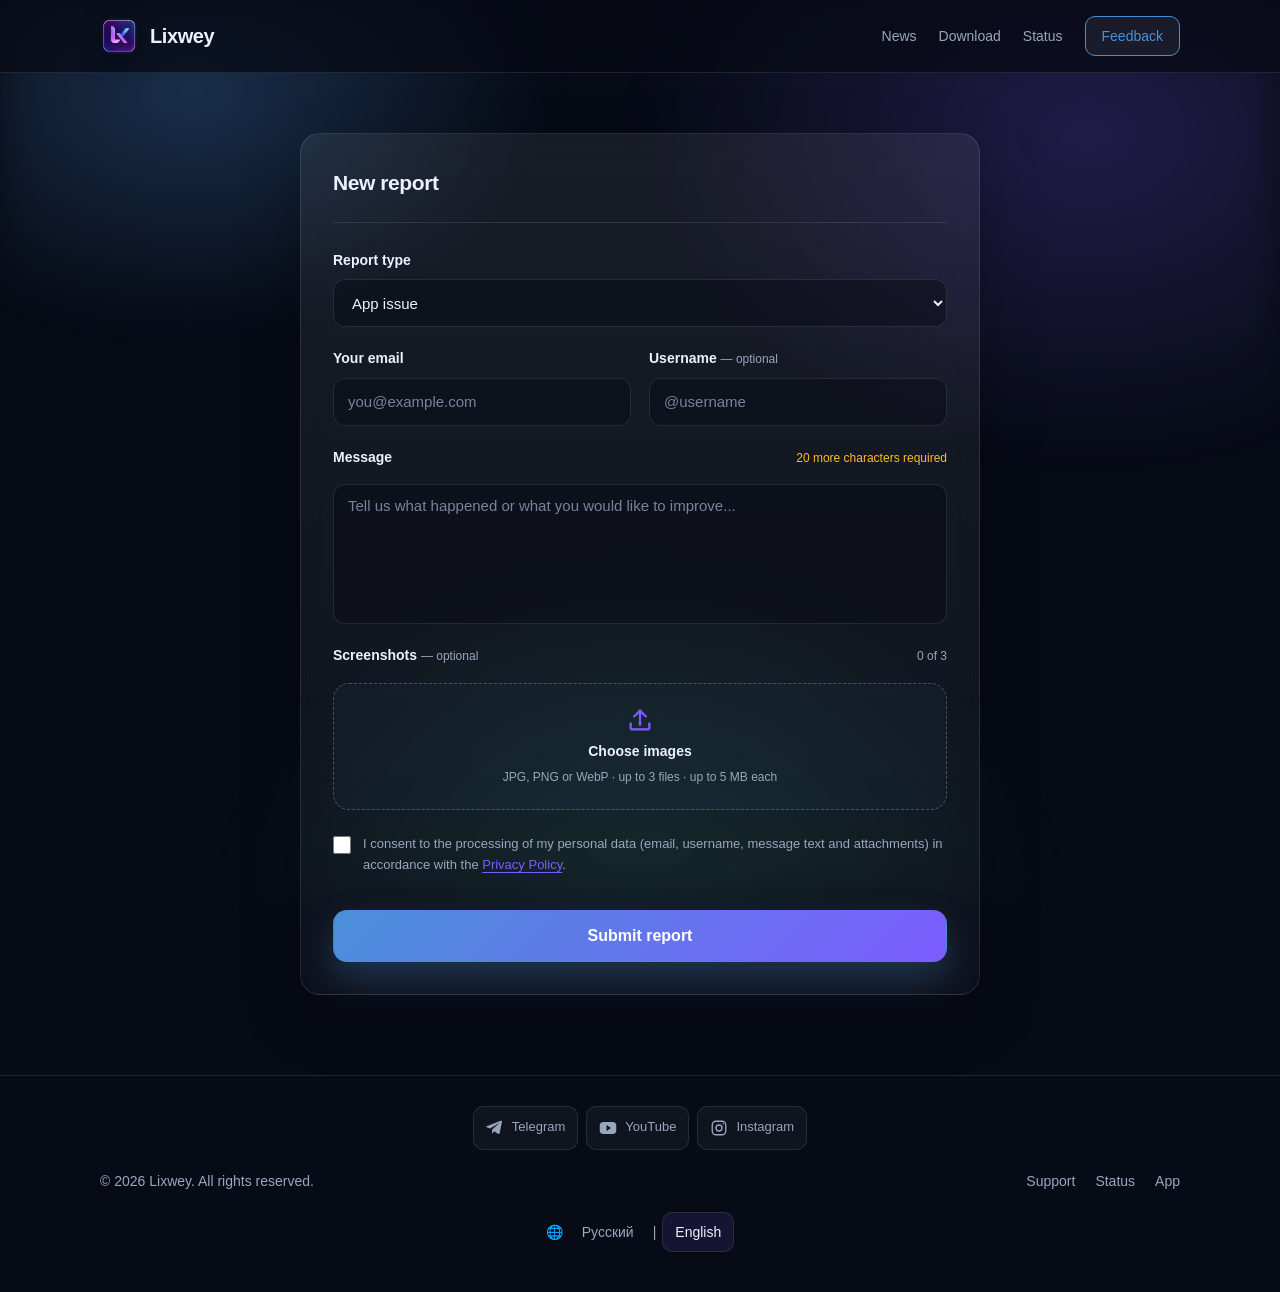
<file: reports/index.html>
<!DOCTYPE html>
<html lang="ru">
<head>
  <meta charset="utf-8">
  <script src="/js/i18n-dictionary.js?v=20261113-5"></script>
  <script src="/js/i18n.js?v=20261113-5"></script>
  <meta name="viewport" content="width=device-width, initial-scale=1">
  <title>Обратная связь — Lixwey</title>
  <meta name="description" content="Свяжитесь с Lixwey: сообщите о проблеме, отправьте жалобу или предложите улучшение.">
  <link rel="icon" type="image/png" href="../favicon.png">
  <!-- Подключаем общий файл стилей -->
  <link rel="stylesheet" href="/css/style.css?v=20261113-5">
  <script src="/js/mobile-navigation.js?v=20261113-5" defer></script>
  
  <style>
    /* Стили только для формы (чтобы не засорять общий файл) */
    .form-section {
      padding: 60px 0 80px;
      display: flex;
      justify-content: center;
    }

    .form-card {
      width: 100%;
      max-width: 680px;
      padding: 32px;
      border-radius: var(--radius);
      border: 1px solid var(--border);
      background: linear-gradient(180deg, rgba(255,255,255,.07), rgba(255,255,255,.03));
      backdrop-filter: blur(14px);
      box-shadow: 0 20px 60px rgba(0,0,0,.25);
    }

    .form-heading {
      margin-bottom: 26px;
      padding-bottom: 22px;
      border-bottom: 1px solid var(--border);
    }

    .form-heading h2 { font-size: 21px; letter-spacing: -.02em; }
    .form-heading p { color: var(--muted); font-size: 14px; }

    .field { margin-bottom: 20px; }
    .field-label { display: block; margin-bottom: 8px; font-size: 14px; font-weight: 600; color: var(--text); }
    .optional { color: var(--muted); font-size: 12px; font-weight: 400; }

    .control {
      display: block; width: 100%; min-height: 48px; padding: 12px 14px;
      border: 1px solid var(--border); border-radius: 12px;
      background: rgba(5, 9, 18, 0.4); color: var(--text);
      font-size: 15px; font-family: inherit;
      transition: border-color 0.2s ease, background 0.2s ease, box-shadow 0.2s ease;
    }
    .control::placeholder { color: #78849d; }
    .control:focus {
      outline: none; border-color: var(--accent-2);
      background: rgba(5, 9, 18, 0.65); box-shadow: 0 0 0 3px rgba(124, 92, 255, 0.16);
    }
    select.control option { background: var(--bg-soft); color: var(--text); }
    textarea.control { 
      min-height: 140px; 
      max-height: 400px; /* Максимальная высота */
      resize: none;      /* Запрещаем ручное изменение размера */
      overflow-y: hidden; /* Скрываем скролл, пока не достигнут максимум */
    }

    .form-grid {
      display: grid; grid-template-columns: repeat(2, 1fr); gap: 18px;
    }

    .upload-zone {
      display: flex; flex-direction: column; align-items: center; justify-content: center;
      gap: 6px; min-height: 120px; padding: 22px 16px;
      border: 1px dashed rgba(158, 171, 204, 0.38); border-radius: 16px;
      background: rgba(74, 144, 217, 0.04); text-align: center; cursor: pointer;
      transition: border-color 0.2s ease, background 0.2s ease;
    }
    .upload-zone:hover { border-color: var(--accent-2); background: rgba(124, 92, 255, 0.08); }
    .upload-zone svg { width: 28px; height: 28px; color: var(--accent-2); }
    .upload-title { font-size: 14px; font-weight: 600; color: var(--text); }
    .upload-description { font-size: 12px; color: var(--muted); }
    .file-input { display: none; }
    .file-counter { font-size: 12px; color: var(--muted); }

    .preview-container { display: flex; flex-wrap: wrap; gap: 12px; margin-top: 14px; }
    .preview-container:empty { display: none; }
    .preview-item { position: relative; width: 94px; height: 94px; border: 1px solid var(--border); border-radius: 14px; background: var(--bg-soft); }
    .preview-item img { display: block; width: 100%; height: 100%; border-radius: inherit; object-fit: cover; }
    .remove-btn {
      position: absolute; top: -6px; right: -6px; display: grid; place-items: center;
      width: 28px; height: 28px; padding: 0; border: 2px solid var(--bg);
      border-radius: 50%; background: #dd4965; color: white;
      font-size: 20px; line-height: 1; cursor: pointer;
    }
    .remove-btn:hover { background: #bb3450; }

    .consent-label {
      display: flex; align-items: flex-start; gap: 12px; margin: 24px 0;
      color: var(--muted); font-size: 13px; line-height: 1.6; cursor: pointer;
    }
    .consent-label input { width: 18px; height: 18px; margin-top: 2px; flex-shrink: 0; accent-color: var(--accent-2); cursor: pointer; }
    .consent-label a { color: var(--accent-2); text-decoration: underline; text-underline-offset: 3px; }
    .consent-label a:hover { color: #a99aff; }
    
    .submit-btn { width: 100%; min-height: 52px; font-size: 16px; margin-top: 10px; }
    
    @media (max-width: 600px) {
      .form-card { padding: 22px 18px; }
      .form-grid { grid-template-columns: 1fr; }
    }
  </style>
</head>
<body>
  <div class="aurora"></div>

  <!-- Навигация 1-в-1 -->
  <nav class="nav">
    <div class="container nav-inner">
      <!-- Логотип и Главная -->
      <a href="/" class="logo">
          <img src="../favicon.png" alt="Логотип Lixwey" class="logo-img">
          Lixwey
      </a>
      <button type="button" class="nav-toggle" aria-label="Открыть меню" aria-expanded="false" aria-controls="mobile-navigation"><span aria-hidden="true"></span><span aria-hidden="true"></span><span aria-hidden="true"></span></button>
      <div class="nav-links" id="mobile-navigation">
        <a href="/#news">Новости</a>
        <a href="/#download">Скачать</a>
        <a href="/#status">Статус</a>
        <a href="/reports/" class="btn btn-ghost" style="border-color: var(--accent); color: var(--accent);">Обратная связь</a>
      </div>
    </div>
  </nav>

  <!-- Форма -->
  <main class="container form-section">
    <section class="form-card">
      <div class="form-heading">
        <h2>Новое обращение</h2>
      </div>

      <form id="report-form" enctype="multipart/form-data">
        
        <div class="field">
          <label for="report_type" class="field-label">Тип обращения</label>
          <select id="report_type" name="report_type" class="control" required>
            <option value="bug">Ошибка в приложении</option>
            <option value="suggestion">Предложение по улучшению</option>
            <option value="abuse">Жалоба на пользователя</option>
            <option value="other">Другое</option>
          </select>
        </div>

        <div class="field" id="custom-type-group" hidden>
          <label for="custom_type" class="field-label">Уточните тип обращения</label>
          <input 
            type="text" 
            id="custom_type" 
            name="custom_type" 
            class="control" 
            placeholder="Кратко укажите тему обращения" 
            minlength="3" 
            maxlength="100" 
            disabled
          >
        </div>

        <div class="form-grid">
          <div class="field">
            <label for="email" class="field-label">Ваш email</label>
            <input type="email" id="email" name="email" class="control" placeholder="you@example.com" autocomplete="email" required>
          </div>

          <div class="field">
            <label for="username" class="field-label">
              Username <span class="optional">— необязательно</span>
            </label>
            <input type="text" id="username" name="username" class="control" placeholder="@username" maxlength="64">
          </div>
        </div>

        <div class="field">
          <div style="display: flex; justify-content: space-between; align-items: baseline; margin-bottom: 8px;">
            <label for="message" class="field-label">Сообщение</label>
            <span class="file-counter" id="message-counter" style="color: #fbbf24;">Мин. 20 символов</span>
          </div>
          
          <textarea 
            id="message" 
            name="message" 
            class="control" 
            placeholder="Расскажите, что произошло или что вы хотите улучшить..." 
            minlength="20" 
            maxlength="3000" 
            required
            oninput="autoResize(this); updateMessageCounter(this);"
            rows="1"
          ></textarea>
        </div>

        <div class="field">
          <div style="display: flex; justify-content: space-between; align-items: baseline; margin-bottom: 8px;">
            <span class="field-label" id="images-label">Скриншоты <span class="optional">— необязательно</span></span>
            <span class="file-counter" id="file-counter">0 из 3</span>
          </div>

          <input type="file" id="images" name="images" class="file-input" accept="image/jpeg,image/png,image/webp" multiple>
          
          <label for="images" class="upload-zone">
            <svg viewBox="0 0 24 24" fill="none" stroke="currentColor" stroke-width="2" stroke-linecap="round" stroke-linejoin="round">
              <path d="M12 16V4"></path>
              <path d="m7 9 5-5 5 5"></path>
              <path d="M4 15v4a1 1 0 0 0 1 1h14a1 1 0 0 0 1-1v-4"></path>
            </svg>
            <span class="upload-title">Выбрать изображения</span>
            <span class="upload-description">JPG, PNG или WebP · до 3 файлов · до 5 МБ каждый</span>
          </label>

          <div class="preview-container" id="preview-container"></div>
        </div>

        <label class="consent-label">
          <input type="checkbox" name="consent" value="true" required>
          <span>
            Я согласен на обработку моих персональных данных (email, username, текста сообщения и вложений) в соответствии с 
            <a href="../privacy/" target="_blank" rel="noopener noreferrer">Политикой конфиденциальности</a>.
          </span>
        </label>

        <button type="submit" class="btn btn-primary submit-btn">
          <span>Отправить обращение</span>
        </button>
      </form>
    </section>
  </main>

  <!-- Подвал 1-в-1 -->
  <footer>
    
    <div class="container footer-socials">
      <div class="footer-social-links">
        <a class="footer-social-link" href="https://t.me/Lixwey_official" target="_blank" rel="noopener noreferrer" aria-label="Lixwey в Telegram (откроется в новой вкладке)">
          <svg viewBox="0 0 24 24" aria-hidden="true" focusable="false"><path fill="currentColor" d="M21.4 3.6 18 20c-.3 1.2-1 1.5-2 .9l-5.2-3.8-2.5 2.4c-.3.3-.5.5-1 .5l.4-5.3 9.6-8.7c.4-.4-.1-.6-.6-.2L4.8 13.3l-5-1.6c-1.1-.3-1.1-1.1.2-1.6L19.6 2.5c.9-.3 1.8.2 1.8 1.1Z" transform="translate(1 0) scale(.95)"/></svg>
          <span>Telegram</span>
        </a>
        <a class="footer-social-link" href="https://www.youtube.com/@Lixwey_official" target="_blank" rel="noopener noreferrer" aria-label="Lixwey на YouTube (откроется в новой вкладке)">
          <svg viewBox="0 0 24 24" aria-hidden="true" focusable="false"><rect x="1" y="4" width="22" height="16" rx="5" fill="currentColor"/><path d="m10 8 6 4-6 4Z" fill="var(--bg-soft)"/></svg>
          <span>YouTube</span>
        </a>
        <a class="footer-social-link" href="https://www.instagram.com/lixwey_official/" target="_blank" rel="noopener noreferrer" aria-label="Lixwey в Instagram (откроется в новой вкладке)">
          <svg viewBox="0 0 24 24" aria-hidden="true" focusable="false" fill="none" stroke="currentColor" stroke-width="1.8"><rect x="3" y="3" width="18" height="18" rx="5"/><circle cx="12" cy="12" r="4"/><circle cx="17.5" cy="6.5" r="1" fill="currentColor" stroke="none"/></svg>
          <span>Instagram</span>
        </a>
      </div>
    </div>

    <div class="container footer-inner">
      <span>© 2026 Lixwey. Все права защищены.</span>
      <div class="footer-links">
        <a href="/reports/">Поддержка</a>
        <a href="/#status">Статус</a>
        <a href="/#download">Приложение</a>
      </div>
    </div>
    <div class="container footer-language" role="group" aria-label="Язык сайта">
      <span aria-hidden="true">🌐</span>
      <button type="button" data-language="ru" lang="ru" aria-label="Переключить на русский" aria-pressed="true" disabled>Русский</button>
      <span aria-hidden="true">|</span>
      <button type="button" data-language="en" lang="en" aria-label="Переключить на английский" aria-pressed="false" disabled>English</button>
    </div>
  </footer>

  <script src="../policy-config.js"></script>

  <script>
    const reportI18n = window.LixweyI18n;
    const form = document.getElementById("report-form");
    const typeSelect = document.getElementById("report_type");
    const customGroup = document.getElementById("custom-type-group");
    const customInput = document.getElementById("custom_type");
    const fileInput = document.getElementById("images");
    const previewContainer = document.getElementById("preview-container");
    const fileCounter = document.getElementById("file-counter");

    const MAX_FILES = 3;
    const MAX_FILE_SIZE = 5 * 1024 * 1024;
    const ALLOWED_TYPES = new Set(["image/jpeg", "image/png", "image/webp"]);
    let selectedFiles = [];
    let previewUrls = [];

    function toggleCustomType() {
      const isOther = typeSelect.value === "other";
      customGroup.hidden = !isOther;
      customInput.required = isOther;
      customInput.disabled = !isOther;
    }
    typeSelect.addEventListener("change", toggleCustomType);
    toggleCustomType();

    function releasePreviewUrls() {
      previewUrls.forEach(url => URL.revokeObjectURL(url));
      previewUrls = [];
    }

    function renderPreviews() {
      releasePreviewUrls();
      previewContainer.replaceChildren();
      reportI18n.setText(fileCounter, '{count} из {max}', { count: selectedFiles.length, max: MAX_FILES });

      selectedFiles.forEach((file, index) => {
        const item = document.createElement("div");
        item.className = "preview-item";
        const image = document.createElement("img");
        const url = URL.createObjectURL(file);
        previewUrls.push(url);
        image.src = url;
        reportI18n.setAttribute(image, 'alt', 'Вложение: {name}', { name: file.name });
        
        const removeButton = document.createElement("button");
        removeButton.type = "button";
        removeButton.className = "remove-btn";
        removeButton.textContent = "×";
        reportI18n.setAttribute(removeButton, 'aria-label', 'Удалить вложение {name}', { name: file.name });
        removeButton.addEventListener("click", () => {
          selectedFiles.splice(index, 1);
          isFormDirty = true; // <--- Добавь эту строку
          renderPreviews();
        });

        item.append(image, removeButton);
        previewContainer.appendChild(item);
      });
    }

    fileInput.addEventListener("change", () => {
      const incomingFiles = Array.from(fileInput.files || []);
      incomingFiles.forEach(file => {
        if (!ALLOWED_TYPES.has(file.type)) return;
        if (file.size > MAX_FILE_SIZE) return;
        if (selectedFiles.some(f => f.name === file.name && f.size === file.size)) return;
        if (selectedFiles.length >= MAX_FILES) return;
        selectedFiles.push(file);
      });
      fileInput.value = "";
      renderPreviews();
    });

    function updateMessageCounter(textarea) {
      const counter = document.getElementById('message-counter');
      const minLength = 20;
      const maxLength = 3000;
      const currentLength = textarea.value.length;

      if (currentLength < minLength) {
        // Пока меньше 10 символов — показываем, сколько не хватает
        const remaining = minLength - currentLength;
        reportI18n.setText(counter, 'Минимум {count} симв.', { count: remaining });
        counter.style.color = '#fbbf24'; // Желтый цвет (предупреждение)
      } else {
        // Когда набрали минимум — показываем, сколько осталось до максимума
        const remaining = maxLength - currentLength;
        reportI18n.setText(counter, 'Осталось {count} симв.', { count: remaining });
        counter.style.color = 'var(--muted)'; // Обычный серый цвет
      }
    }

    function autoResize(textarea) {
      textarea.style.height = 'auto'; // Сбрасываем высоту
      // Устанавливаем высоту по содержимому, но не больше max-height (400px)
      const newHeight = Math.min(textarea.scrollHeight, 400); 
      textarea.style.height = newHeight + 'px';
      
      // Если текст превышает 400px, включаем скролл
      if (textarea.scrollHeight > 400) {
        textarea.style.overflowY = 'auto';
      } else {
        textarea.style.overflowY = 'hidden';
      }
    }

      // Защита от случайного закрытия/обновления страницы
    let isFormDirty = false;

    // Отслеживаем любые изменения в полях формы
    form.addEventListener("input", () => {
      isFormDirty = true;
    });

    // Отслеживаем добавление файлов (они не вызывают событие 'input')
    fileInput.addEventListener("change", () => {
      isFormDirty = true;
    });

    // Также отслеживаем удаление файлов (через крестики)
    // (вызывается внутри функции renderPreviews, мы добавим это туда чуть позже)

    // Слушаем попытку закрыть/обновить страницу
    window.addEventListener("beforeunload", (event) => {
      if (isFormDirty) {
        // Стандартный вызов для показа окна браузера
        event.preventDefault();
        // Для старых браузеров
        event.returnValue = "";
      }
    });



        // --- Отправка формы на API ---
    form.addEventListener("submit", async (e) => {
      e.preventDefault(); // ⬅️ Это блокирует переход по URL
      e.stopPropagation();

      const submitBtn = form.querySelector('button[type="submit"]');
      const submitLabel = submitBtn.querySelector('span');
      submitBtn.disabled = true;
      reportI18n.setText(submitLabel, 'Отправка...');

      // Собираем данные формы
      const formData = new FormData(form);

      // Получаем версию и дату редакции политики
      const policy = window.LIXWEY_POLICY;

      if (
        !policy ||
        !policy.version ||
        !policy.revisionDate
      ) {
        alert(reportI18n.t('Не удалось определить действующую редакцию политики конфиденциальности.\n\nОбновите страницу и попробуйте ещё раз.'));

        submitBtn.disabled = false;
        reportI18n.setText(submitLabel, 'Отправить обращение');
        return;
      }

      // Передаём обе переменные серверу
      formData.set("policy_version", policy.version);
      formData.set("policy_revision_date", policy.revisionDate);

      // Добавляем выбранные картинки (так как мы их удаляем из input вручную)
      formData.delete("images");
      selectedFiles.forEach(file => {
        formData.append("images", file, file.name);
      });

      try {
        const response = await fetch("https://api.lixwey.ru/report", {
          method: "POST",
          body: formData
        });
        
        const data = await response.json();

        console.log("REPORT STATUS:", response.status);
        console.log("REPORT DATA:", data);
        console.log("REPORT URL:", response.url);

        // Версия или дата редакции политики устарела
        if (response.status === 409) {
          alert(reportI18n.t('Политика конфиденциальности обновлена.\n\nВерсия или дата редакции политики, с которой вы ознакомились, отличается от актуальной.\n\nОбращение не отправлено. Обновите страницу, ознакомьтесь с действующей редакцией политики и подтвердите согласие повторно.\n\nЕсли проблема сохраняется, попробуйте ещё раз через 5 минут.'));

          return;
        }

        // Превышен Rate Limit
        if (response.status === 429) {
            const retryAfter = Number(
                response.headers.get("Retry-After") || 60
            );

            const hours = Math.floor(retryAfter / 3600);
            const minutes = Math.ceil((retryAfter % 3600) / 60);

            let waitText;

            if (hours > 0) {
                waitText = reportI18n.t('{hours} ч. {minutes} мин.', { hours, minutes });
            } else {
                waitText = reportI18n.t('{minutes} мин.', { minutes });
            }

            alert(reportI18n.t('Вы отправили слишком много обращений.\nПопробуйте через {wait}', { wait: waitText }));

            return;
        }

        // Redis или сервер временно недоступен
        if (response.status === 503) {
            alert(reportI18n.t('Сервис временно недоступен. Попробуйте позже.'));
            return;
        }
        
        if (data.success) {
          alert(reportI18n.t('Спасибо! Ваше обращение №{id} принято.', { id: data.report_id }));
          
          form.reset();
          selectedFiles = [];
          renderPreviews();
          updateMessageCounter(document.getElementById('message'));
          
          // Сбрасываем защиту от закрытия
          isFormDirty = false; 
        } else {
            alert(reportI18n.t('Ошибка: {message}', { message: reportI18n.t(data.message || (
                    typeof data.detail === "string"
                        ? data.detail
                        : "Неизвестная ошибка"
                )) }));
        }
      } catch (err) {
        console.error("Fetch error:", err);
        alert(reportI18n.t('Ошибка соединения с сервером. Попробуйте позже.'));
      } finally {
        submitBtn.disabled = false;
        reportI18n.setText(submitLabel, 'Отправить обращение');
      }
    });

    // Browser validation messages otherwise follow the browser UI, not <html lang>.
    function localizeValidity(control) {
      if (!control?.willValidate) return;
      control.setCustomValidity('');
      let source = '';
      let params = {};
      if (control.validity.valueMissing) source = control.type === 'checkbox'
        ? 'Подтвердите согласие на обработку персональных данных.' : 'Заполните это поле.';
      else if (control.validity.typeMismatch && control.type === 'email') source = 'Укажите корректный email.';
      else if (control.value && control.minLength > 0 && control.value.length < control.minLength) {
        source = 'Введите не менее {min} символов.'; params = { min: control.minLength };
      } else if (control.maxLength > 0 && control.value.length > control.maxLength) {
        source = 'Введите не более {max} символов.'; params = { max: control.maxLength };
      } else if (!control.validity.valid) source = 'Проверьте значение поля.';
      if (source) control.setCustomValidity(reportI18n.t(source, params));
    }
    form.addEventListener('invalid', event => localizeValidity(event.target), true);
    form.addEventListener('input', event => localizeValidity(event.target));
    form.addEventListener('change', event => localizeValidity(event.target));
    form.addEventListener('reset', () => {
      for (const control of form.elements) control.setCustomValidity?.('');
      queueMicrotask(toggleCustomType);
    });
    window.addEventListener('lixwey:languagechange', () => {
      reportI18n.setText(fileCounter, '{count} из {max}', { count: selectedFiles.length, max: MAX_FILES });
      updateMessageCounter(document.getElementById('message'));
      for (const control of form.elements) localizeValidity(control);
    });

  </script>
</body>
</html>
</file>
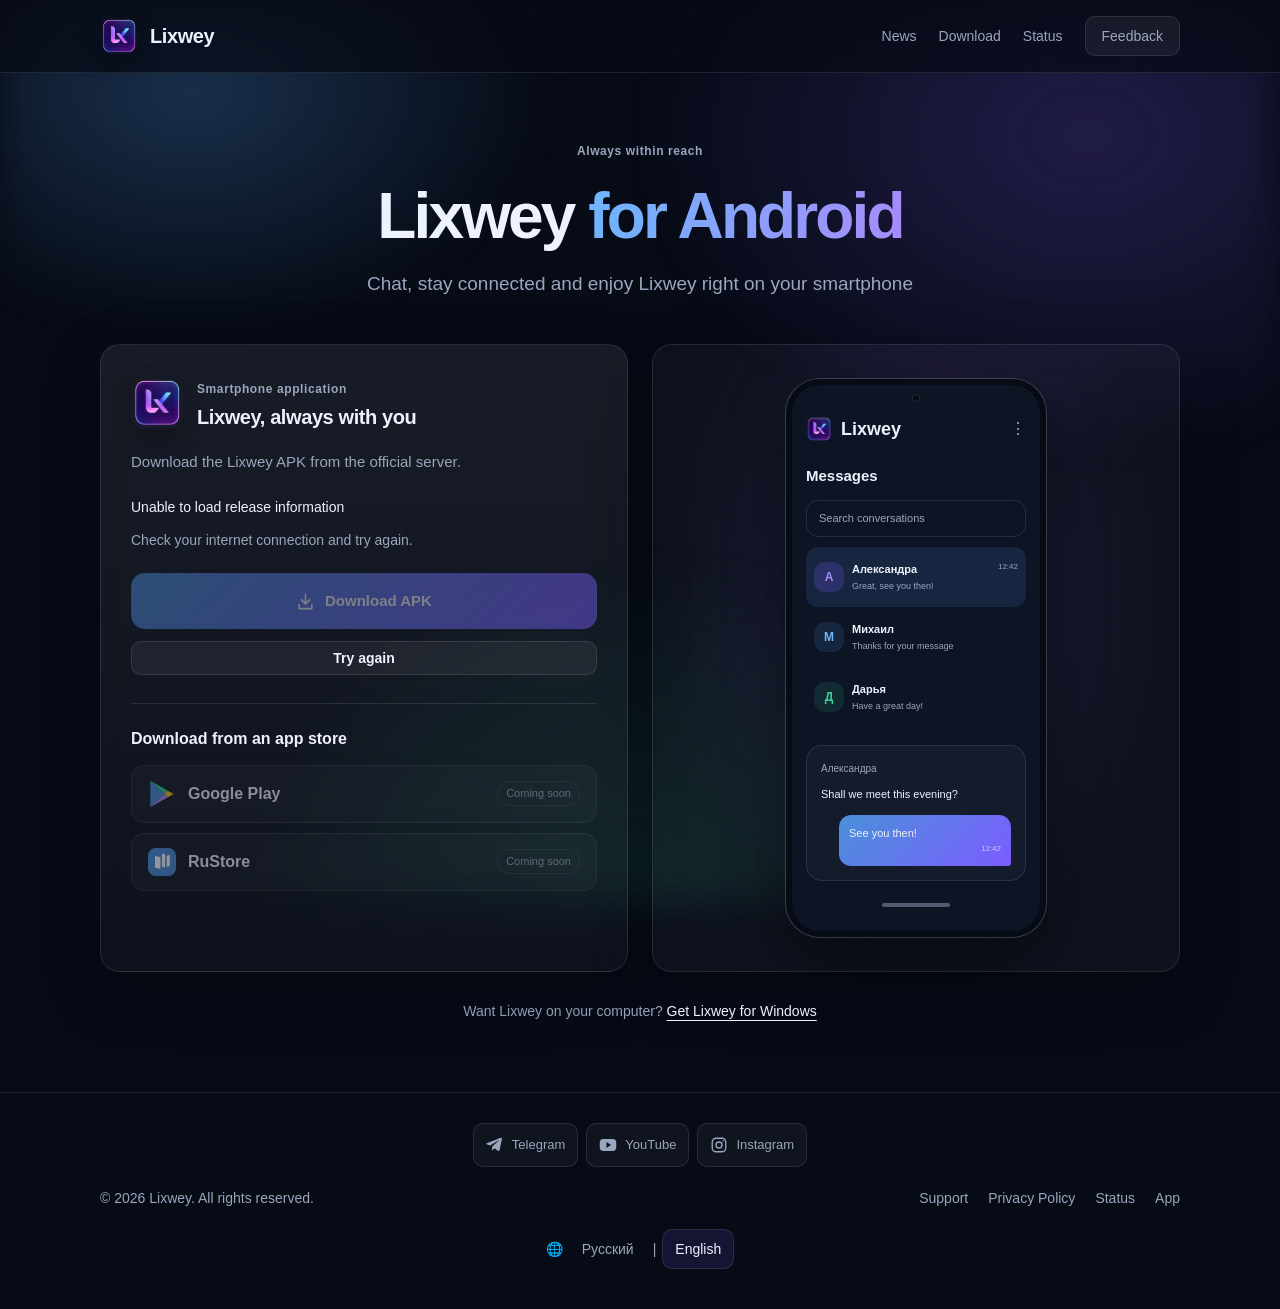
<file: download/android/index.html>
<!DOCTYPE html>
<html lang="ru">
<head>
  <meta charset="utf-8">
  <script src="/js/i18n-dictionary.js?v=20261113-5"></script>
  <script src="/js/i18n.js?v=20261113-5"></script>
  <meta name="viewport" content="width=device-width, initial-scale=1">
  <title>Lixwey для Android — скачать приложение</title>
  <meta name="description" content="Скачайте актуальный APK Lixwey для Android с официального сайта. Версия, размер файла и дата публикации.">
  <link rel="icon" type="image/png" href="/favicon.png">
  <link rel="apple-touch-icon" href="/favicon.png">
  <link rel="stylesheet" href="/css/style.css?v=20261113-5">
  <script src="/js/mobile-navigation.js?v=20261113-5" defer></script>
  <link rel="stylesheet" href="/download/windows/windows.css?v=20261112-2">
  <link rel="stylesheet" href="/download/android/android.css?v=20261112-1">
  <script src="/download/android/android.js?v=20261113-5" defer></script>
</head>
<body class="windows-page android-page">
  <div class="aurora" aria-hidden="true"></div>
  <nav class="nav" aria-label="Основная навигация">
    <div class="container nav-inner">
      <a class="logo" href="/" aria-label="Lixwey — главная"><img src="/favicon.png" alt="" class="logo-img" width="38" height="38">Lixwey</a>
      <button type="button" class="nav-toggle" aria-label="Открыть меню" aria-expanded="false" aria-controls="mobile-navigation"><span aria-hidden="true"></span><span aria-hidden="true"></span><span aria-hidden="true"></span></button>
      <div class="nav-links" id="mobile-navigation">
        <a href="/#news">Новости</a><a href="/#download">Скачать</a><a href="/#status">Статус</a>
        <a href="/reports/" class="btn btn-ghost">Обратная связь</a>
      </div>
    </div>
  </nav>
  <main class="container">
    <header class="windows-hero">
      <span class="windows-eyebrow">Всегда под рукой</span>
      <h1>Lixwey <span>для Android</span></h1>
      <p>Общайтесь, оставайтесь на связи и пользуйтесь Lixwey прямо на смартфоне</p>
    </header>
    <div class="windows-overview android-overview">
      <section class="release-card" aria-labelledby="release-heading">
        <div class="release-brand"><img src="/favicon.png" alt="" width="52" height="52"><div><span class="windows-eyebrow">Приложение для смартфона</span><h2 id="release-heading">Lixwey рядом с вами</h2></div></div>
        <p class="release-intro">Загрузите APK Lixwey с официального сервера.</p>
        <div id="release-panel" aria-busy="true">
          <div class="release-status" role="status" aria-live="polite" aria-atomic="true"><span id="release-spinner" class="release-spinner" aria-hidden="true"></span><p id="release-status">Получаем информацию о версии…</p></div>
          <p id="release-explanation" class="release-explanation" hidden></p>
          <dl id="release-details" class="release-details" hidden>
            <div><dt>Версия APK</dt><dd id="release-version"></dd></div>
            <div><dt>Размер файла</dt><dd id="release-size"></dd></div>
            <div><dt>Дата публикации</dt><dd id="release-date"></dd></div>
          </dl>
          <a id="android-download" class="btn btn-primary windows-download" role="link" aria-disabled="true" tabindex="-1">
            <svg viewBox="0 0 24 24" aria-hidden="true"><path d="M12 3v12m-5-5 5 5 5-5M4 16v5h16v-5" fill="none" stroke="currentColor" stroke-width="2" stroke-linecap="round" stroke-linejoin="round"/></svg>Скачать APK
          </a>
          <button id="release-retry" class="btn btn-ghost release-retry" type="button" hidden>Повторить попытку</button>
        </div>
        <noscript><p class="release-explanation">Включите JavaScript, чтобы проверить доступность актуального APK.</p></noscript>
        <section class="android-stores" aria-labelledby="stores-heading">
          <h3 id="stores-heading">Скачать из магазина приложений</h3>
          <div class="store-links">
            <a id="google-play-link" class="store-link" role="link" aria-disabled="true" tabindex="-1" aria-describedby="google-play-soon">
              <svg viewBox="0 0 32 36" aria-hidden="true"><path fill="#4a90d9" d="M2 2 19 18 2 34Z"/><path fill="#34d399" d="m2 2 21 12-4 4Z"/><path fill="#fbbf24" d="m23 14 7 4-7 4-4-4Z"/><path fill="#a78bfa" d="M2 34 19 18l4 4Z"/></svg>
              <span>Google Play</span><small id="google-play-soon">Скоро</small>
            </a>
            <a id="rustore-link" class="store-link" role="link" aria-disabled="true" tabindex="-1" aria-describedby="rustore-soon">
              <svg viewBox="0 0 36 36" aria-hidden="true"><rect width="36" height="36" rx="10" fill="#4a90d9"/><g fill="white"><path d="m9 10 7 2v15l-7-2Z"/><path d="m18 7 4 1v17l-4-1Z"/><path d="m24 10 4-1v14l-4 1Z"/></g></svg>
              <span>RuStore</span><small id="rustore-soon">Скоро</small>
            </a>
          </div>
        </section>
      </section>
      <figure class="android-preview" role="img" aria-label="Стилизованная иллюстрация приложения Lixwey на смартфоне, не скриншот">
        <div class="android-phone" aria-hidden="true">
          <div class="phone-camera"></div>
          <div class="phone-brand"><img src="/favicon.png" alt="" width="26" height="26"><strong>Lixwey</strong><span>⋮</span></div>
          <div class="phone-heading">Сообщения</div>
          <div class="phone-search">Поиск диалога</div>
          <div class="phone-chat selected"><span class="avatar" translate="no">А</span><div><strong translate="no">Александра</strong><p>Отлично, до встречи!</p></div><small>12:42</small></div>
          <div class="phone-chat"><span class="avatar avatar-blue" translate="no">М</span><div><strong translate="no">Михаил</strong><p>Спасибо за сообщение</p></div></div>
          <div class="phone-chat"><span class="avatar avatar-green" translate="no">Д</span><div><strong translate="no">Дарья</strong><p>Хорошего дня!</p></div></div>
          <div class="phone-message"><span translate="no">Александра</span><p>Давай встретимся вечером?</p><div>До встречи! <small>12:42</small></div></div>
          <div class="phone-home"></div>
        </div>
      </figure>
    </div>
    <p class="android-other-platform">Lixwey на компьютере? <a href="/download/windows/">Перейти к версии для Windows</a></p>
  </main>
  <footer>
    <div class="container footer-socials">
      <div class="footer-social-links">
        <a class="footer-social-link" href="https://t.me/Lixwey_official" target="_blank" rel="noopener noreferrer" aria-label="Lixwey в Telegram (откроется в новой вкладке)">
          <svg viewBox="0 0 24 24" aria-hidden="true" focusable="false"><path fill="currentColor" d="M21.4 3.6 18 20c-.3 1.2-1 1.5-2 .9l-5.2-3.8-2.5 2.4c-.3.3-.5.5-1 .5l.4-5.3 9.6-8.7c.4-.4-.1-.6-.6-.2L4.8 13.3l-5-1.6c-1.1-.3-1.1-1.1.2-1.6L19.6 2.5c.9-.3 1.8.2 1.8 1.1Z" transform="translate(1 0) scale(.95)"/></svg>
          <span>Telegram</span>
        </a>
        <a class="footer-social-link" href="https://www.youtube.com/@Lixwey_official" target="_blank" rel="noopener noreferrer" aria-label="Lixwey на YouTube (откроется в новой вкладке)">
          <svg viewBox="0 0 24 24" aria-hidden="true" focusable="false"><rect x="1" y="4" width="22" height="16" rx="5" fill="currentColor"/><path d="m10 8 6 4-6 4Z" fill="var(--bg-soft)"/></svg>
          <span>YouTube</span>
        </a>
        <a class="footer-social-link" href="https://www.instagram.com/lixwey_official/" target="_blank" rel="noopener noreferrer" aria-label="Lixwey в Instagram (откроется в новой вкладке)">
          <svg viewBox="0 0 24 24" aria-hidden="true" focusable="false" fill="none" stroke="currentColor" stroke-width="1.8"><rect x="3" y="3" width="18" height="18" rx="5"/><circle cx="12" cy="12" r="4"/><circle cx="17.5" cy="6.5" r="1" fill="currentColor" stroke="none"/></svg>
          <span>Instagram</span>
        </a>
      </div>
    </div>

    <div class="container footer-inner">
      <span>© 2026 Lixwey. Все права защищены.</span>
      <div class="footer-links"><a href="/reports/">Поддержка</a><a href="/privacy/">Политика конфиденциальности</a><a href="/#status">Статус</a><a href="/#download">Приложение</a></div>
    </div>
    <div class="container footer-language" role="group" aria-label="Язык сайта">
      <span aria-hidden="true">🌐</span>
      <button type="button" data-language="ru" lang="ru" aria-label="Переключить на русский" aria-pressed="true" disabled>Русский</button>
      <span aria-hidden="true">|</span>
      <button type="button" data-language="en" lang="en" aria-label="Переключить на английский" aria-pressed="false" disabled>English</button>
    </div>
  </footer>
</body>
</html>
</file>
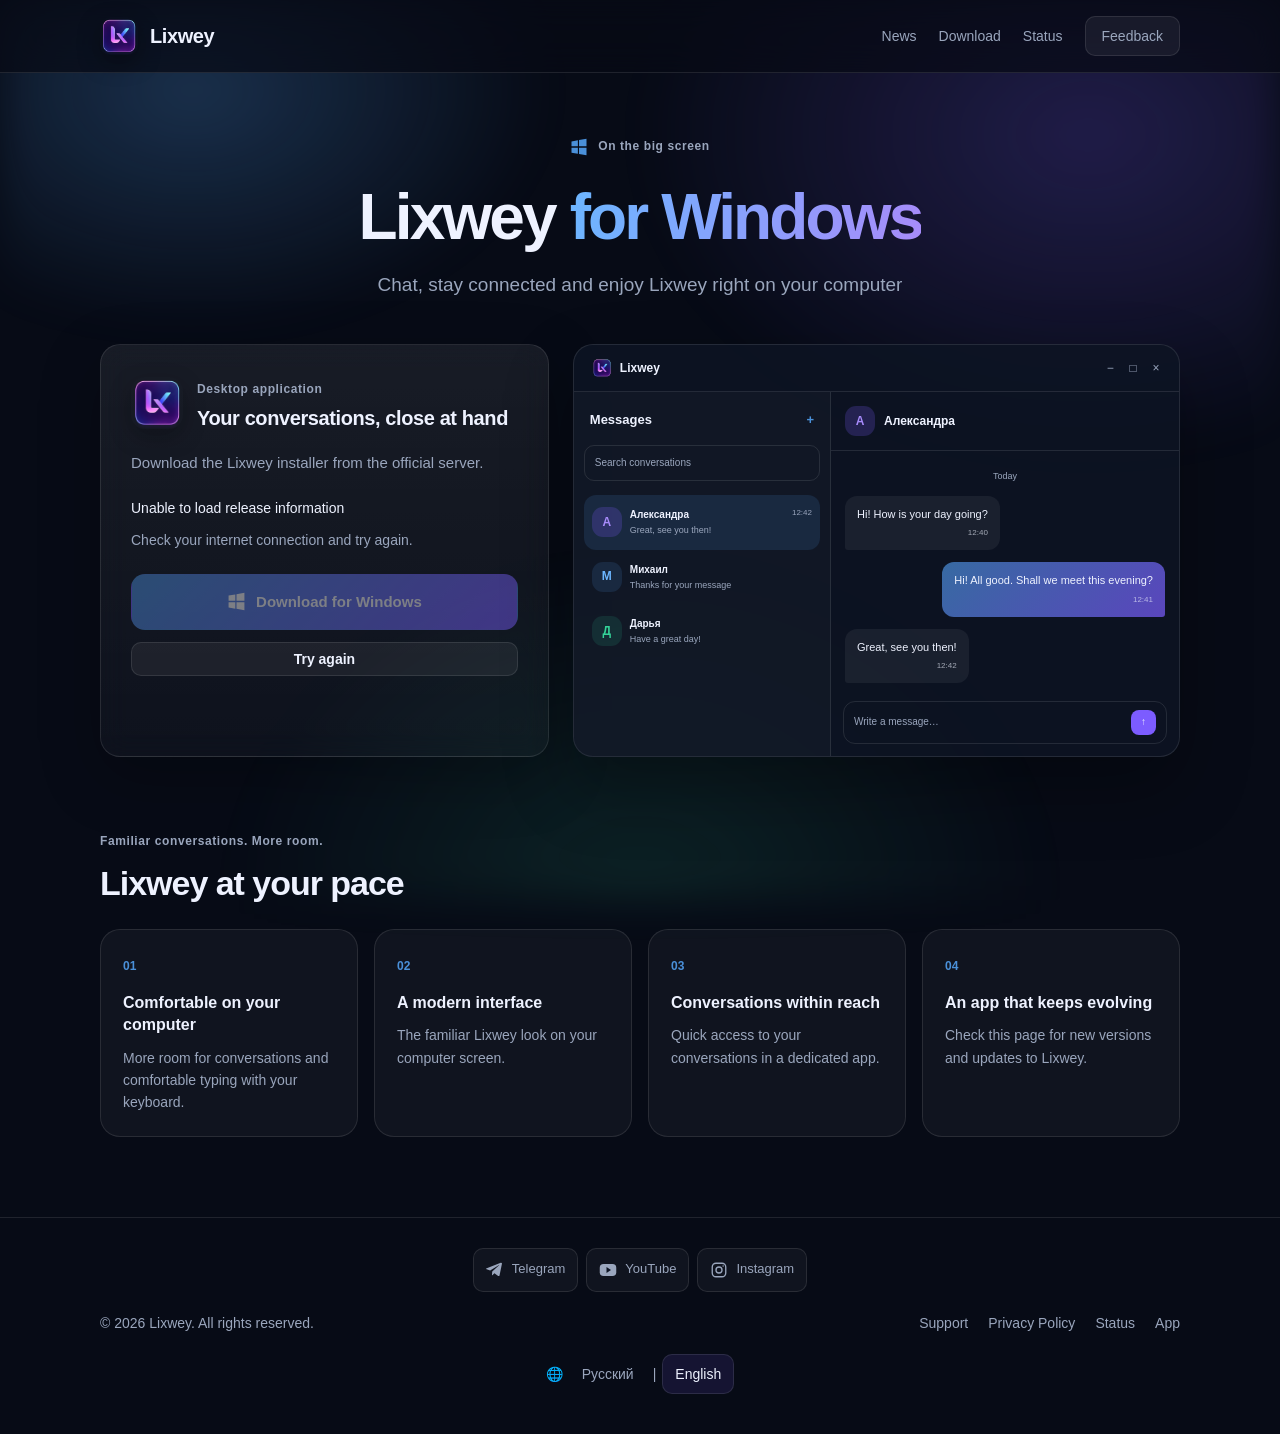
<file: download/windows/index.html>
<!DOCTYPE html>
<html lang="ru">
<head>
  <meta charset="utf-8">
  <script src="/js/i18n-dictionary.js?v=20261113-5"></script>
  <script src="/js/i18n.js?v=20261113-5"></script>
  <meta name="viewport" content="width=device-width, initial-scale=1">
  <title>Lixwey для Windows — скачать приложение</title>
  <meta name="description" content="Скачайте Lixwey для Windows с официального сайта. Актуальная версия, размер установщика и дата публикации.">
  <link rel="icon" type="image/png" href="/favicon.png">
  <link rel="apple-touch-icon" href="/favicon.png">
  <link rel="stylesheet" href="/css/style.css?v=20261113-5">
  <script src="/js/mobile-navigation.js?v=20261113-5" defer></script>
  <link rel="stylesheet" href="/download/windows/windows.css?v=20261112-2">
  <script src="/download/windows/windows.js?v=20261113-5" defer></script>
</head>
<body class="windows-page">
  <div class="aurora" aria-hidden="true"></div>
  <nav class="nav" aria-label="Основная навигация">
    <div class="container nav-inner">
      <a class="logo" href="/" aria-label="Lixwey — главная">
        <img src="/favicon.png" alt="" class="logo-img" width="38" height="38">
        Lixwey
      </a>
      <button type="button" class="nav-toggle" aria-label="Открыть меню" aria-expanded="false" aria-controls="mobile-navigation"><span aria-hidden="true"></span><span aria-hidden="true"></span><span aria-hidden="true"></span></button>
      <div class="nav-links" id="mobile-navigation">
        <a href="/#news">Новости</a>
        <a href="/#download">Скачать</a>
        <a href="/#status">Статус</a>
        <a href="/reports/" class="btn btn-ghost">Обратная связь</a>
      </div>
    </div>
  </nav>

  <main class="container">
    <header class="windows-hero">
      <span class="windows-eyebrow"><svg viewBox="0 0 24 24" aria-hidden="true"><path fill="currentColor" d="M2 4.5 10.5 3v8H2zm10-1.8L22 1v10h-10zM2 13h8.5v8L2 19.5zm10 0h10v10l-10-1.7z"/></svg>На большом экране</span>
      <h1>Lixwey <span>для Windows</span></h1>
      <p>Общайтесь, оставайтесь на связи и пользуйтесь Lixwey прямо на компьютере</p>
    </header>

    <div class="windows-overview">
      <section class="release-card" aria-labelledby="release-heading">
        <div class="release-brand"><img src="/favicon.png" alt="" width="52" height="52"><div><span class="windows-eyebrow">Приложение для компьютера</span><h2 id="release-heading">Ваши диалоги — рядом</h2></div></div>
        <p class="release-intro">Загрузите установщик Lixwey с официального сервера.</p>
        <div id="release-panel" aria-busy="true">
          <div class="release-status" role="status" aria-live="polite" aria-atomic="true">
            <span id="release-spinner" class="release-spinner" aria-hidden="true"></span>
            <p id="release-status">Получаем информацию о версии…</p>
          </div>
          <p id="release-explanation" class="release-explanation" hidden></p>
          <dl id="release-details" class="release-details" hidden>
            <div><dt>Версия</dt><dd id="release-version"></dd></div>
            <div><dt>Размер установщика</dt><dd id="release-size"></dd></div>
            <div><dt>Дата публикации</dt><dd id="release-date"></dd></div>
          </dl>
          <a id="windows-download" class="btn btn-primary windows-download" role="link" aria-disabled="true" tabindex="-1">
            <svg viewBox="0 0 24 24" aria-hidden="true"><path fill="currentColor" d="M2 4.5 10.5 3v8H2zm10-1.8L22 1v10h-10zM2 13h8.5v8L2 19.5zm10 0h10v10l-10-1.7z"/></svg>
            Скачать для Windows
          </a>
          <button id="release-retry" class="btn btn-ghost release-retry" type="button" hidden>Повторить попытку</button>
        </div>
        <noscript><p class="release-explanation">Включите JavaScript, чтобы проверить доступность актуального установщика.</p></noscript>
      </section>

      <figure class="desktop-preview">
        <div class="messenger" aria-hidden="true">
          <div class="messenger-titlebar"><span class="messenger-app"><img src="/favicon.png" alt="" width="20" height="20">Lixwey</span><span class="window-controls">− &nbsp; □ &nbsp; ×</span></div>
          <div class="messenger-body">
            <div class="chat-list">
              <div class="mock-heading">Сообщения <span>+</span></div>
              <div class="mock-search">Поиск диалога</div>
              <div class="chat-item selected"><span class="avatar" translate="no">А</span><div><strong translate="no">Александра</strong><span>Отлично, до встречи!</span></div><small>12:42</small></div>
              <div class="chat-item"><span class="avatar avatar-blue" translate="no">М</span><div><strong translate="no">Михаил</strong><span>Спасибо за сообщение</span></div></div>
              <div class="chat-item"><span class="avatar avatar-green" translate="no">Д</span><div><strong translate="no">Дарья</strong><span>Хорошего дня!</span></div></div>
            </div>
            <div class="conversation">
              <div class="conversation-heading"><span class="avatar" translate="no">А</span><strong translate="no">Александра</strong></div>
              <div class="message-history"><span class="mock-day">Сегодня</span><div class="bubble">Привет! Как проходит день?<small>12:40</small></div><div class="bubble outgoing">Привет! Всё отлично. Давай встретимся вечером?<small>12:41</small></div><div class="bubble">Отлично, до встречи!<small>12:42</small></div></div>
              <div class="mock-composer"><span>Написать сообщение…</span><span class="mock-send">↑</span></div>
            </div>
          </div>
        </div>
      </figure>
    </div>

    <section class="windows-benefits" aria-labelledby="benefits-heading">
      <div class="benefits-heading"><span class="windows-eyebrow">Знакомое общение. Больше пространства.</span><h2 id="benefits-heading">Lixwey в вашем ритме</h2></div>
      <div class="benefits-grid">
        <article><span class="benefit-number" aria-hidden="true">01</span><h3>Удобно с компьютера</h3><p>Больше места для диалогов и удобный набор сообщений с клавиатуры.</p></article>
        <article><span class="benefit-number" aria-hidden="true">02</span><h3>Современный интерфейс</h3><p>Знакомый визуальный стиль Lixwey на экране компьютера.</p></article>
        <article><span class="benefit-number" aria-hidden="true">03</span><h3>Переписки под рукой</h3><p>Быстрый доступ к вашим диалогам в отдельном приложении.</p></article>
        <article><span class="benefit-number" aria-hidden="true">04</span><h3>Приложение развивается</h3><p>Следите за новыми версиями и обновлениями Lixwey на этой странице.</p></article>
      </div>
    </section>
  </main>

  <footer>
    <div class="container footer-socials">
      <div class="footer-social-links">
        <a class="footer-social-link" href="https://t.me/Lixwey_official" target="_blank" rel="noopener noreferrer" aria-label="Lixwey в Telegram (откроется в новой вкладке)">
          <svg viewBox="0 0 24 24" aria-hidden="true" focusable="false"><path fill="currentColor" d="M21.4 3.6 18 20c-.3 1.2-1 1.5-2 .9l-5.2-3.8-2.5 2.4c-.3.3-.5.5-1 .5l.4-5.3 9.6-8.7c.4-.4-.1-.6-.6-.2L4.8 13.3l-5-1.6c-1.1-.3-1.1-1.1.2-1.6L19.6 2.5c.9-.3 1.8.2 1.8 1.1Z" transform="translate(1 0) scale(.95)"/></svg>
          <span>Telegram</span>
        </a>
        <a class="footer-social-link" href="https://www.youtube.com/@Lixwey_official" target="_blank" rel="noopener noreferrer" aria-label="Lixwey на YouTube (откроется в новой вкладке)">
          <svg viewBox="0 0 24 24" aria-hidden="true" focusable="false"><rect x="1" y="4" width="22" height="16" rx="5" fill="currentColor"/><path d="m10 8 6 4-6 4Z" fill="var(--bg-soft)"/></svg>
          <span>YouTube</span>
        </a>
        <a class="footer-social-link" href="https://www.instagram.com/lixwey_official/" target="_blank" rel="noopener noreferrer" aria-label="Lixwey в Instagram (откроется в новой вкладке)">
          <svg viewBox="0 0 24 24" aria-hidden="true" focusable="false" fill="none" stroke="currentColor" stroke-width="1.8"><rect x="3" y="3" width="18" height="18" rx="5"/><circle cx="12" cy="12" r="4"/><circle cx="17.5" cy="6.5" r="1" fill="currentColor" stroke="none"/></svg>
          <span>Instagram</span>
        </a>
      </div>
    </div>

    <div class="container footer-inner">
      <span>© 2026 Lixwey. Все права защищены.</span>
      <div class="footer-links">
        <a href="/reports/">Поддержка</a>
        <a href="/privacy/">Политика конфиденциальности</a>
        <a href="/#status">Статус</a>
        <a href="/#download">Приложение</a>
      </div>
    </div>
    <div class="container footer-language" role="group" aria-label="Язык сайта">
      <span aria-hidden="true">🌐</span>
      <button type="button" data-language="ru" lang="ru" aria-label="Переключить на русский" aria-pressed="true" disabled>Русский</button>
      <span aria-hidden="true">|</span>
      <button type="button" data-language="en" lang="en" aria-label="Переключить на английский" aria-pressed="false" disabled>English</button>
    </div>
  </footer>
</body>
</html>
</file>
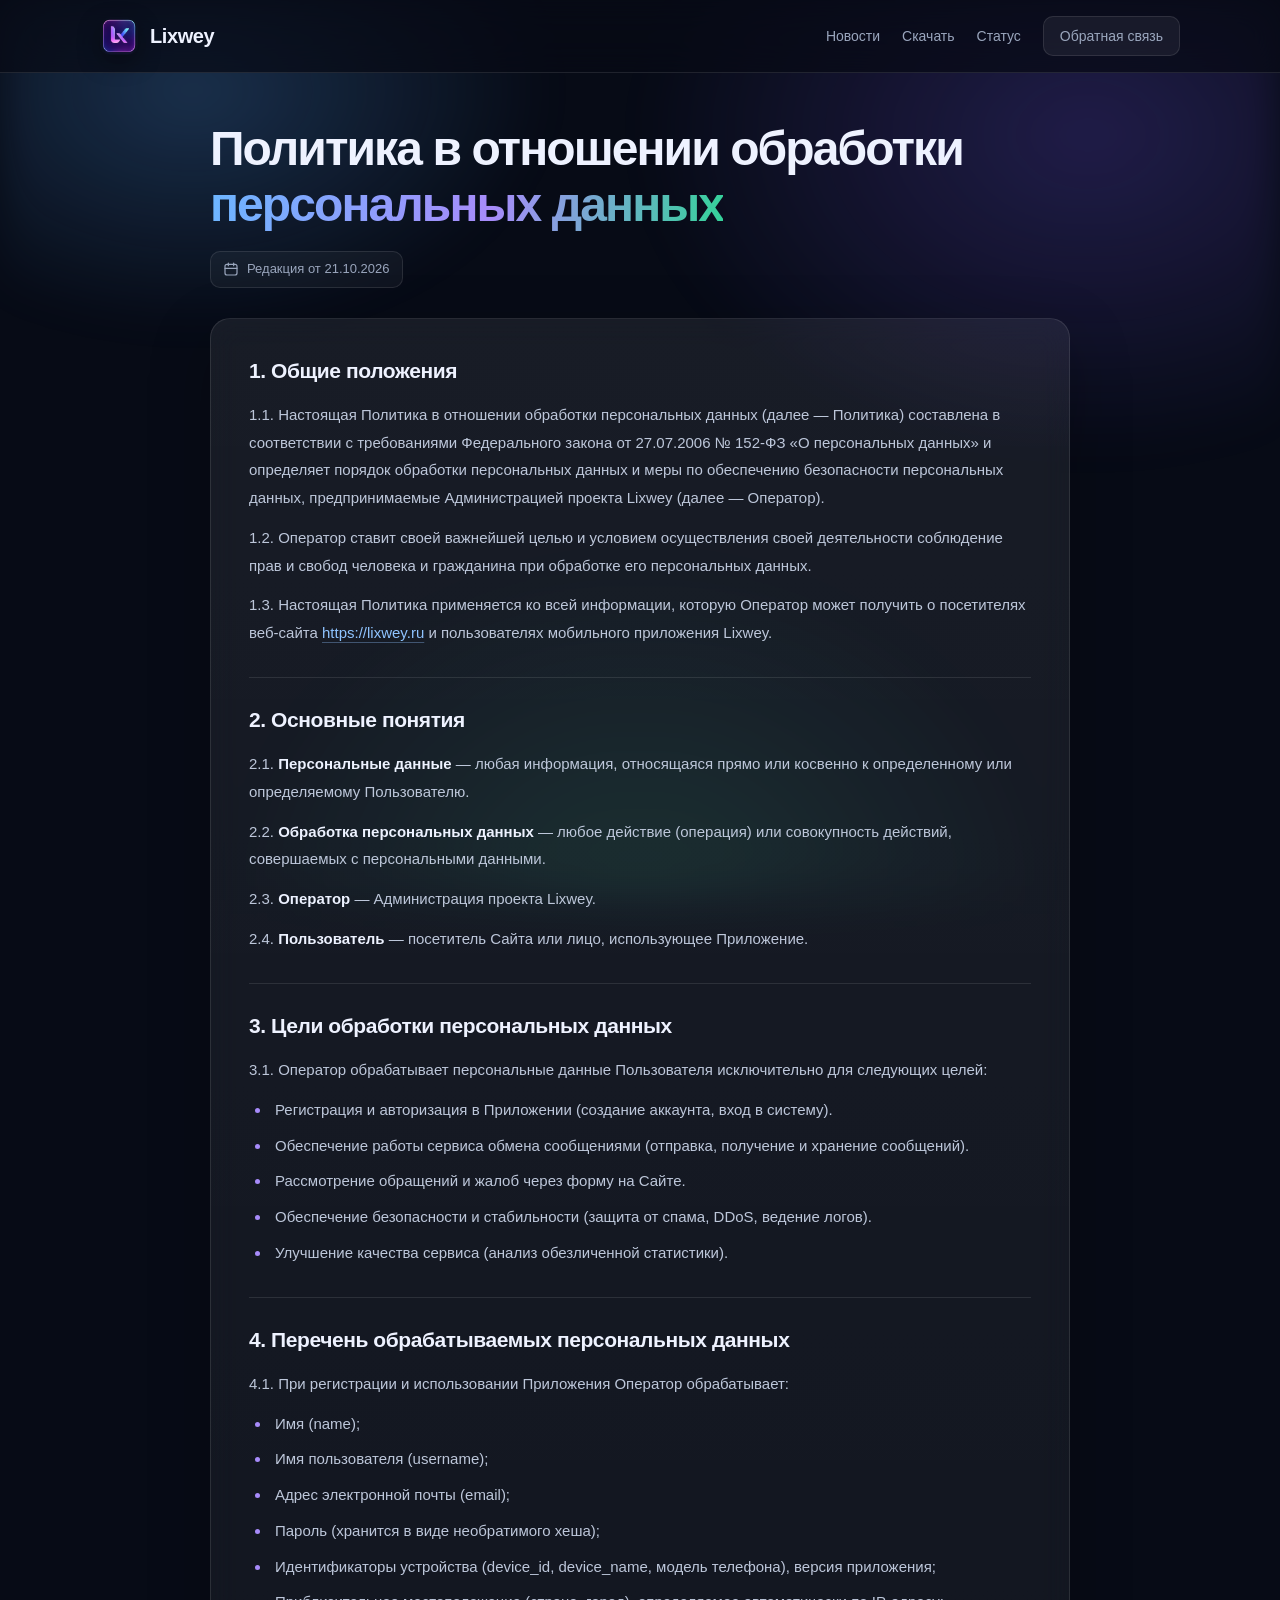
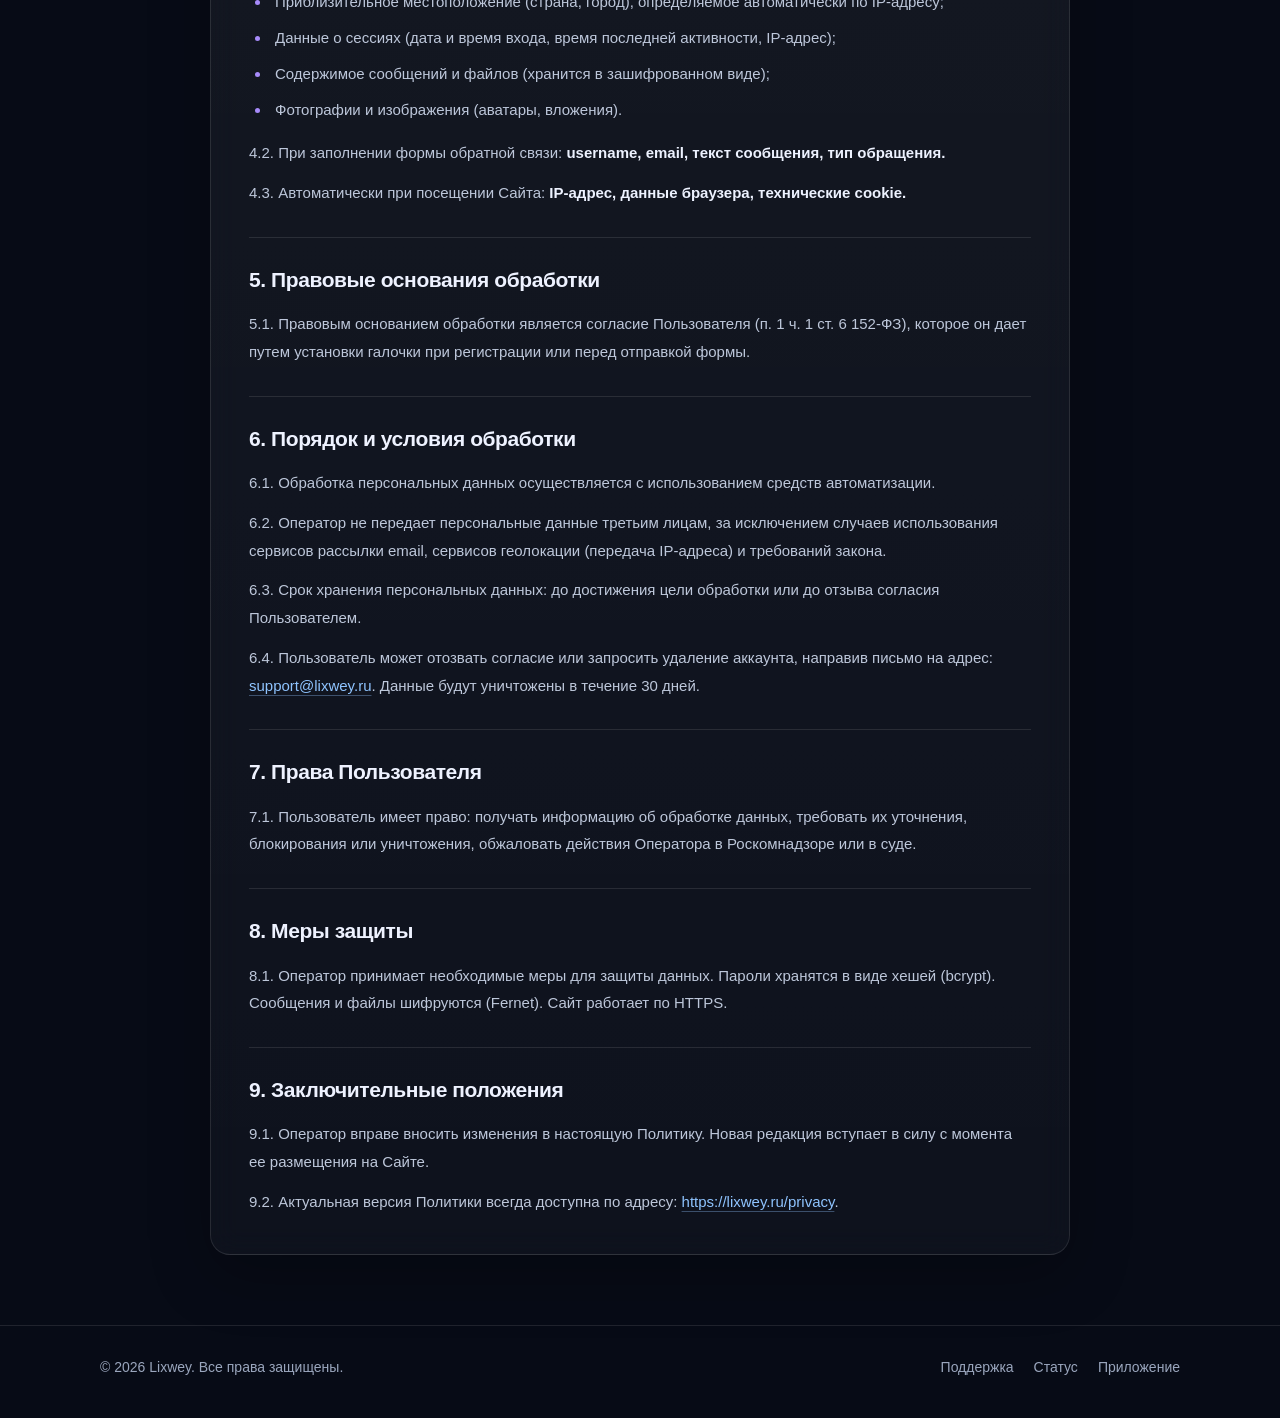
<file: privacy.html>
<!DOCTYPE html>
<html lang="ru">
<head>
  <meta charset="utf-8">
  <meta name="viewport" content="width=device-width, initial-scale=1">
  <title>Политика конфиденциальности — Lixwey</title>
  <meta name="description" content="Политика Lixwey в отношении обработки персональных данных.">
  <meta name="theme-color" content="#070b16">
  <link rel="icon" type="image/png" href="favicon.png">
  <link rel="stylesheet" href="css/style.css">
  
  
  <style>
    /* Сохраняем стили документа, но убираем дублирование навигации и фона */
    
    .page-heading {
      max-width: 860px;
      margin: 0 auto;
      padding: 48px 0 30px;
    }

    h1 {
      max-width: 820px;
      margin-bottom: 18px;
      font-size: clamp(30px, 4.5vw, 48px);
      line-height: 1.16;
      letter-spacing: -.04em;
      font-weight: 800;
      overflow-wrap: anywhere;
    }

    .gradient-text {
      background: linear-gradient(100deg, #6cb6ff, #a78bfa 55%, #34d399);
      -webkit-background-clip: text;
      background-clip: text;
      color: transparent;
    }

    .date {
      display: inline-flex;
      align-items: center;
      gap: 8px;
      padding: 7px 12px;
      border: 1px solid var(--border);
      border-radius: 10px;
      background: rgba(255, 255, 255, .04);
      color: var(--muted);
      font-size: 13px;
    }

    .date svg {
      width: 16px;
      height: 16px;
      flex-shrink: 0;
    }

    .document-wrapper {
      max-width: 860px;
      margin: 0 auto;
      padding-bottom: 70px;
    }

    .document {
      padding: 38px;
      border: 1px solid var(--border);
      border-radius: var(--radius);
      background: linear-gradient(180deg, rgba(255,255,255,.07), rgba(255,255,255,.03));
      backdrop-filter: blur(14px);
      box-shadow: 0 20px 60px rgba(0,0,0,.25);
      overflow-wrap: anywhere;
    }

    .document section + section {
      margin-top: 30px;
      padding-top: 28px;
      border-top: 1px solid var(--border);
    }

    .document h2 {
      margin-bottom: 16px;
      color: var(--text);
      font-size: 21px;
      line-height: 1.35;
      letter-spacing: -.02em;
      font-weight: 700;
    }

    .document p, .document li {
      color: #bdc7da;
      font-size: 15px;
      line-height: 1.85;
    }

    .document p + p { margin-top: 12px; }

    .document ul {
      padding-left: 22px;
      margin: 12px 0 16px;
    }

    .document li {
      padding-left: 4px;
      margin-bottom: 8px;
    }

    .document li::marker { color: #a78bfa; }
    .document strong { color: #edf2ff; font-weight: 600; }

    .document a {
      color: #8fc4ff;
      text-decoration: underline;
      text-decoration-color: rgba(143, 196, 255, .35);
      text-underline-offset: 4px;
      transition: color .2s ease, text-decoration-color .2s ease;
    }

    .document a:hover {
      color: #b9aaff;
      text-decoration-color: currentColor;
    }

    @media (max-width: 600px) {
      .page-heading { padding: 30px 0 24px; }
      .document { padding: 24px 20px; }
      .document h2 { font-size: 19px; }
      .document p, .document li { font-size: 14px; line-height: 1.8; }
      .document section + section { margin-top: 24px; padding-top: 22px; }
      .document-wrapper { padding-bottom: 40px; }
    }
  </style>
</head>

<body>
  <div class="aurora" aria-hidden="true"></div>

  <!-- ВЕРХНЯЯ ПАНЕЛЬ (СТИЛИ БЕРУТСЯ ИЗ style.css) -->
  <nav class="nav">
    <div class="container nav-inner">
      <a href="index.html" class="logo">
        <img src="favicon.png" alt="Логотип Lixwey" class="logo-img">
        Lixwey
      </a>
      <div class="nav-links">
        <a href="index.html#news">Новости</a>
        <a href="index.html#download">Скачать</a>
        <a href="index.html#status">Статус</a>
        <a href="reports.html" class="btn btn-ghost">Обратная связь</a>
      </div>
    </div>
  </nav>

  <main class="container">
    <header class="page-heading">
      <h1 id="document-title">
        Политика в отношении обработки <span class="gradient-text">персональных данных</span>
      </h1>
      <p class="date">
        <svg viewBox="0 0 24 24" fill="none" stroke="currentColor" stroke-width="1.8" stroke-linecap="round" stroke-linejoin="round" aria-hidden="true">
          <rect x="3" y="5" width="18" height="16" rx="3"></rect>
          <path d="M16 3v4M8 3v4M3 11h18"></path>
        </svg>
        <span>Редакция от <time datetime="2026-10-21">21.10.2026</time></span>
      </p>
    </header>

    <div class="document-wrapper">
      <article class="document" aria-labelledby="document-title">
        <section id="general">
          <h2>1. Общие положения</h2>
          <p>1.1. Настоящая Политика в отношении обработки персональных данных (далее — Политика) составлена в соответствии с требованиями Федерального закона от 27.07.2006 № 152-ФЗ «О персональных данных» и определяет порядок обработки персональных данных и меры по обеспечению безопасности персональных данных, предпринимаемые Администрацией проекта Lixwey (далее — Оператор).</p>
          <p>1.2. Оператор ставит своей важнейшей целью и условием осуществления своей деятельности соблюдение прав и свобод человека и гражданина при обработке его персональных данных.</p>
          <p>1.3. Настоящая Политика применяется ко всей информации, которую Оператор может получить о посетителях веб-сайта <a href="https://lixwey.ru" target="_blank" rel="noopener noreferrer">https://lixwey.ru</a> и пользователях мобильного приложения Lixwey.</p>
        </section>

        <section id="definitions">
          <h2>2. Основные понятия</h2>
          <p>2.1. <strong>Персональные данные</strong> — любая информация, относящаяся прямо или косвенно к определенному или определяемому Пользователю.</p>
          <p>2.2. <strong>Обработка персональных данных</strong> — любое действие (операция) или совокупность действий, совершаемых с персональными данными.</p>
          <p>2.3. <strong>Оператор</strong> — Администрация проекта Lixwey.</p>
          <p>2.4. <strong>Пользователь</strong> — посетитель Сайта или лицо, использующее Приложение.</p>
        </section>

        <section id="purposes">
          <h2>3. Цели обработки персональных данных</h2>
          <p>3.1. Оператор обрабатывает персональные данные Пользователя исключительно для следующих целей:</p>
          <ul>
            <li>Регистрация и авторизация в Приложении (создание аккаунта, вход в систему).</li>
            <li>Обеспечение работы сервиса обмена сообщениями (отправка, получение и хранение сообщений).</li>
            <li>Рассмотрение обращений и жалоб через форму на Сайте.</li>
            <li>Обеспечение безопасности и стабильности (защита от спама, DDoS, ведение логов).</li>
            <li>Улучшение качества сервиса (анализ обезличенной статистики).</li>
          </ul>
        </section>

        <section id="data">
          <h2>4. Перечень обрабатываемых персональных данных</h2>
          <p>4.1. При регистрации и использовании Приложения Оператор обрабатывает:</p>
          <ul>
            <li>Имя (name);</li>
            <li>Имя пользователя (username);</li>
            <li>Адрес электронной почты (email);</li>
            <li>Пароль (хранится в виде необратимого хеша);</li>
            <li>Идентификаторы устройства (device_id, device_name, модель телефона), версия приложения;</li>
            <li>Приблизительное местоположение (страна, город), определяемое автоматически по IP-адресу;</li>
            <li>Данные о сессиях (дата и время входа, время последней активности, IP-адрес);</li>
            <li>Содержимое сообщений и файлов (хранится в зашифрованном виде);</li>
            <li>Фотографии и изображения (аватары, вложения).</li>
          </ul>
          <p>4.2. При заполнении формы обратной связи: <strong>username, email, текст сообщения, тип обращения.</strong></p>
          <p>4.3. Автоматически при посещении Сайта: <strong>IP-адрес, данные браузера, технические cookie.</strong></p>
        </section>

        <section id="legal-basis">
          <h2>5. Правовые основания обработки</h2>
          <p>5.1. Правовым основанием обработки является согласие Пользователя (п. 1 ч. 1 ст. 6 152-ФЗ), которое он дает путем установки галочки при регистрации или перед отправкой формы.</p>
        </section>

        <section id="processing">
          <h2>6. Порядок и условия обработки</h2>
          <p>6.1. Обработка персональных данных осуществляется с использованием средств автоматизации.</p>
          <p>6.2. Оператор не передает персональные данные третьим лицам, за исключением случаев использования сервисов рассылки email, сервисов геолокации (передача IP-адреса) и требований закона.</p>
          <p>6.3. Срок хранения персональных данных: до достижения цели обработки или до отзыва согласия Пользователем.</p>
          <p>6.4. Пользователь может отозвать согласие или запросить удаление аккаунта, направив письмо на адрес: <a href="mailto:support@lixwey.ru">support@lixwey.ru</a>. Данные будут уничтожены в течение 30 дней.</p>
        </section>

        <section id="rights">
          <h2>7. Права Пользователя</h2>
          <p>7.1. Пользователь имеет право: получать информацию об обработке данных, требовать их уточнения, блокирования или уничтожения, обжаловать действия Оператора в Роскомнадзоре или в суде.</p>
        </section>

        <section id="security">
          <h2>8. Меры защиты</h2>
          <p>8.1. Оператор принимает необходимые меры для защиты данных. Пароли хранятся в виде хешей (bcrypt). Сообщения и файлы шифруются (Fernet). Сайт работает по HTTPS.</p>
        </section>

        <section id="final">
          <h2>9. Заключительные положения</h2>
          <p>9.1. Оператор вправе вносить изменения в настоящую Политику. Новая редакция вступает в силу с момента ее размещения на Сайте.</p>
          <p>9.2. Актуальная версия Политики всегда доступна по адресу: <a href="https://lixwey.ru/privacy" target="_blank" rel="noopener noreferrer">https://lixwey.ru/privacy</a>.</p>
        </section>
      </article>
    </div>
  </main>

  <footer>
    <div class="container footer-inner">
      <span>© 2026 Lixwey. Все права защищены.</span>
      <div class="footer-links">
        <a href="reports.html">Поддержка</a>
        <a href="index.html#status">Статус</a>
        <a href="index.html#download">Приложение</a>
      </div>
    </div>
  </footer>
</body>
</html>
</file>
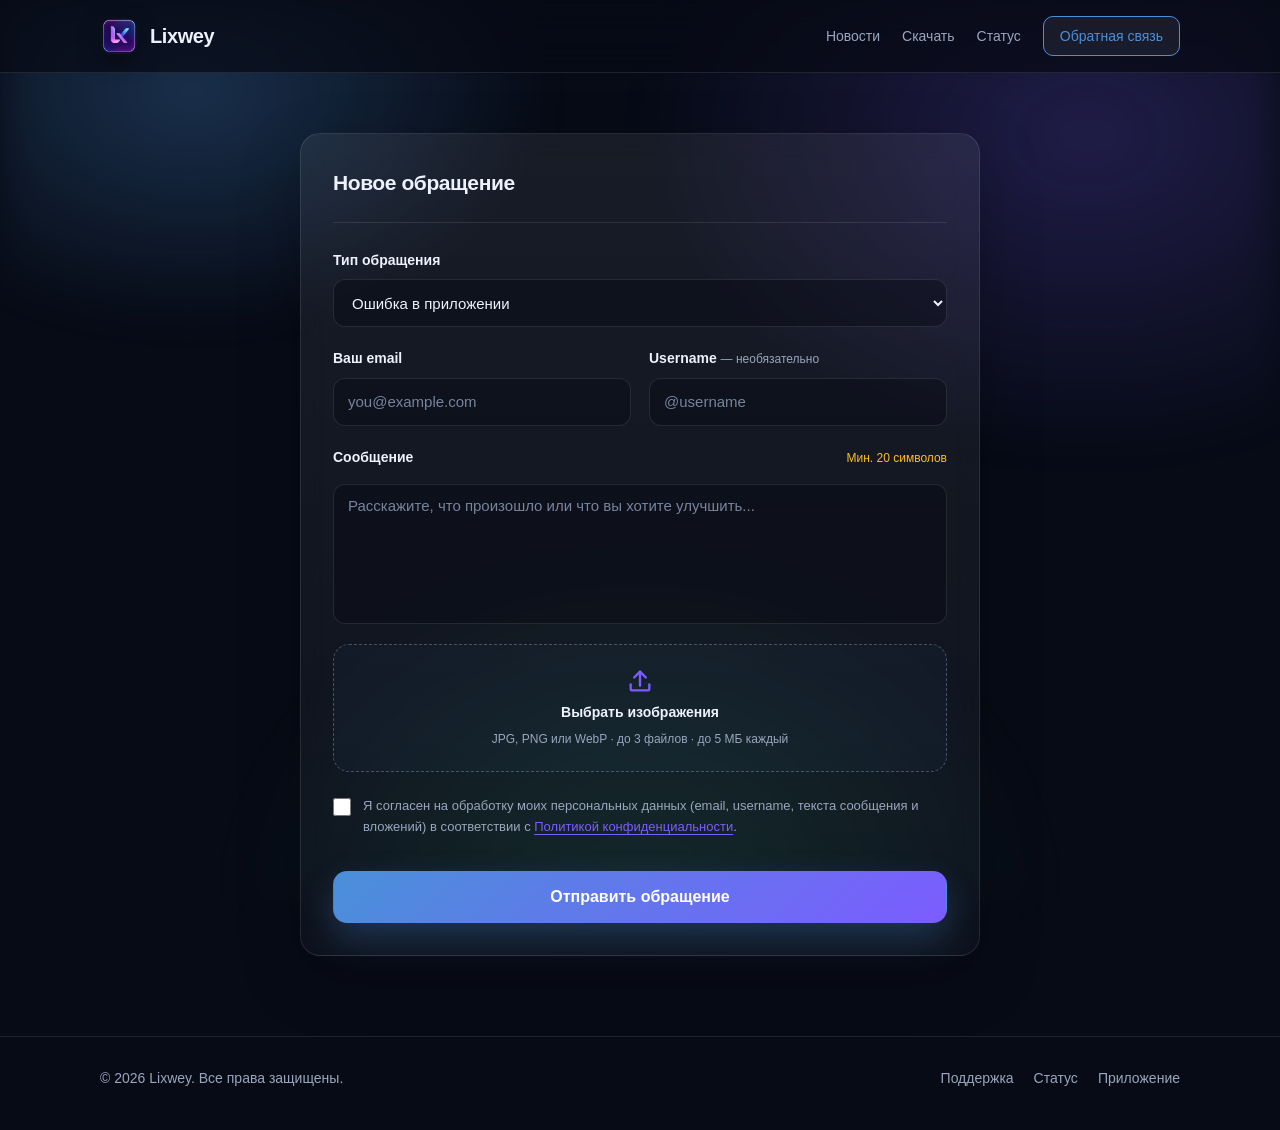
<file: reports.html>
<!DOCTYPE html>
<html lang="ru">
<head>
  <meta charset="utf-8">
  <meta name="viewport" content="width=device-width, initial-scale=1">
  <title>Обратная связь — Lixwey</title>
  <link rel="icon" type="image/png" href="favicon.png">
  <!-- Подключаем общий файл стилей -->
  <link rel="stylesheet" href="css/style.css">
  
  <style>
    /* Стили только для формы (чтобы не засорять общий файл) */
    .form-section {
      padding: 60px 0 80px;
      display: flex;
      justify-content: center;
    }

    .form-card {
      width: 100%;
      max-width: 680px;
      padding: 32px;
      border-radius: var(--radius);
      border: 1px solid var(--border);
      background: linear-gradient(180deg, rgba(255,255,255,.07), rgba(255,255,255,.03));
      backdrop-filter: blur(14px);
      box-shadow: 0 20px 60px rgba(0,0,0,.25);
    }

    .form-heading {
      margin-bottom: 26px;
      padding-bottom: 22px;
      border-bottom: 1px solid var(--border);
    }

    .form-heading h2 { font-size: 21px; letter-spacing: -.02em; }
    .form-heading p { color: var(--muted); font-size: 14px; }

    .field { margin-bottom: 20px; }
    .field-label { display: block; margin-bottom: 8px; font-size: 14px; font-weight: 600; color: var(--text); }
    .optional { color: var(--muted); font-size: 12px; font-weight: 400; }

    .control {
      display: block; width: 100%; min-height: 48px; padding: 12px 14px;
      border: 1px solid var(--border); border-radius: 12px;
      background: rgba(5, 9, 18, 0.4); color: var(--text);
      font-size: 15px; font-family: inherit;
      transition: border-color 0.2s ease, background 0.2s ease, box-shadow 0.2s ease;
    }
    .control::placeholder { color: #78849d; }
    .control:focus {
      outline: none; border-color: var(--accent-2);
      background: rgba(5, 9, 18, 0.65); box-shadow: 0 0 0 3px rgba(124, 92, 255, 0.16);
    }
    select.control option { background: var(--bg-soft); color: var(--text); }
    textarea.control { 
      min-height: 140px; 
      max-height: 400px; /* Максимальная высота */
      resize: none;      /* Запрещаем ручное изменение размера */
      overflow-y: hidden; /* Скрываем скролл, пока не достигнут максимум */
    }

    .form-grid {
      display: grid; grid-template-columns: repeat(2, 1fr); gap: 18px;
    }

    .upload-zone {
      display: flex; flex-direction: column; align-items: center; justify-content: center;
      gap: 6px; min-height: 120px; padding: 22px 16px;
      border: 1px dashed rgba(158, 171, 204, 0.38); border-radius: 16px;
      background: rgba(74, 144, 217, 0.04); text-align: center; cursor: pointer;
      transition: border-color 0.2s ease, background 0.2s ease;
    }
    .upload-zone:hover { border-color: var(--accent-2); background: rgba(124, 92, 255, 0.08); }
    .upload-zone svg { width: 28px; height: 28px; color: var(--accent-2); }
    .upload-title { font-size: 14px; font-weight: 600; color: var(--text); }
    .upload-description { font-size: 12px; color: var(--muted); }
    .file-input { display: none; }
    .file-counter { font-size: 12px; color: var(--muted); }

    .preview-container { display: flex; flex-wrap: wrap; gap: 12px; margin-top: 14px; }
    .preview-container:empty { display: none; }
    .preview-item { position: relative; width: 94px; height: 94px; border: 1px solid var(--border); border-radius: 14px; background: var(--bg-soft); }
    .preview-item img { display: block; width: 100%; height: 100%; border-radius: inherit; object-fit: cover; }
    .remove-btn {
      position: absolute; top: -6px; right: -6px; display: grid; place-items: center;
      width: 28px; height: 28px; padding: 0; border: 2px solid var(--bg);
      border-radius: 50%; background: #dd4965; color: white;
      font-size: 20px; line-height: 1; cursor: pointer;
    }
    .remove-btn:hover { background: #bb3450; }

    .consent-label {
      display: flex; align-items: flex-start; gap: 12px; margin: 24px 0;
      color: var(--muted); font-size: 13px; line-height: 1.6; cursor: pointer;
    }
    .consent-label input { width: 18px; height: 18px; margin-top: 2px; flex-shrink: 0; accent-color: var(--accent-2); cursor: pointer; }
    .consent-label a { color: var(--accent-2); text-decoration: underline; text-underline-offset: 3px; }
    .consent-label a:hover { color: #a99aff; }
    
    .submit-btn { width: 100%; min-height: 52px; font-size: 16px; margin-top: 10px; }
    
    @media (max-width: 600px) {
      .form-card { padding: 22px 18px; }
      .form-grid { grid-template-columns: 1fr; }
    }
  </style>
</head>
<body>
  <div class="aurora"></div>

  <!-- Навигация 1-в-1 -->
  <nav class="nav">
    <div class="container nav-inner">
      <a href="index.html" class="logo">
        <img src="favicon.png" alt="Логотип Lixwey" class="logo-img">
        Lixwey
      </a>
      <div class="nav-links">
        <a href="index.html#news">Новости</a>
        <a href="index.html#download">Скачать</a>
        <a href="index.html#status">Статус</a>
        <a href="reports.html" class="btn btn-ghost" style="border-color: var(--accent); color: var(--accent);">Обратная связь</a>
      </div>
    </div>
  </nav>

  <!-- Форма -->
  <main class="container form-section">
    <section class="form-card">
      <div class="form-heading">
        <h2>Новое обращение</h2>
      </div>

      <form action="https://formspree.io/f/ТВОЙ_КОД" method="POST" enctype="multipart/form-data" id="report-form">
        
        <div class="field">
          <label for="type" class="field-label">Тип обращения</label>
          <select id="type" name="type" class="control" required>
            <option value="bug">Ошибка в приложении</option>
            <option value="suggestion">Предложение по улучшению</option>
            <option value="abuse">Жалоба на пользователя</option>
            <option value="other">Другое</option>
          </select>
        </div>

        <div class="field" id="custom-type-group" hidden>
          <label for="custom_type" class="field-label">Уточните тип обращения</label>
          <input 
            type="text" 
            id="custom_type" 
            name="custom_type" 
            class="control" 
            placeholder="Кратко укажите тему обращения" 
            minlength="3" 
            maxlength="100" 
            disabled
          >
        </div>

        <div class="form-grid">
          <div class="field">
            <label for="email" class="field-label">Ваш email</label>
            <input type="email" id="email" name="email" class="control" placeholder="you@example.com" autocomplete="email" required>
          </div>

          <div class="field">
            <label for="username" class="field-label">
              Username <span class="optional">— необязательно</span>
            </label>
            <input type="text" id="username" name="username" class="control" placeholder="@username" maxlength="64">
          </div>
        </div>

        <div class="field">
          <div style="display: flex; justify-content: space-between; align-items: baseline; margin-bottom: 8px;">
            <label for="message" class="field-label">Сообщение</label>
            <span class="file-counter" id="message-counter" style="color: #fbbf24;">Мин. 20 символов</span>
          </div>
          
          <textarea 
            id="message" 
            name="message" 
            class="control" 
            placeholder="Расскажите, что произошло или что вы хотите улучшить..." 
            minlength="20" 
            maxlength="3000" 
            required
            oninput="autoResize(this); updateMessageCounter(this);"
            rows="1"
          ></textarea>
        </div>

          <input type="file" id="images" name="images" class="file-input" accept="image/jpeg,image/png,image/webp" multiple>
          
          <label for="images" class="upload-zone">
            <svg viewBox="0 0 24 24" fill="none" stroke="currentColor" stroke-width="2" stroke-linecap="round" stroke-linejoin="round">
              <path d="M12 16V4"></path>
              <path d="m7 9 5-5 5 5"></path>
              <path d="M4 15v4a1 1 0 0 0 1 1h14a1 1 0 0 0 1-1v-4"></path>
            </svg>
            <span class="upload-title">Выбрать изображения</span>
            <span class="upload-description">JPG, PNG или WebP · до 3 файлов · до 5 МБ каждый</span>
          </label>

          <div class="preview-container" id="preview-container"></div>
        </div>

        <label class="consent-label">
          <input type="checkbox" name="consent" value="accepted" required>
          <span>
            Я согласен на обработку моих персональных данных (email, username, текста сообщения и вложений) в соответствии с 
            <a href="/privacy" target="_blank" rel="noopener noreferrer">Политикой конфиденциальности</a>.
          </span>
        </label>

        <button type="submit" class="btn btn-primary submit-btn">
          <span>Отправить обращение</span>
        </button>
      </form>
    </section>
  </main>

  <!-- Подвал 1-в-1 -->
  <footer>
    <div class="container footer-inner">
      <span>© 2026 Lixwey. Все права защищены.</span>
      <div class="footer-links">
        <a href="reports.html">Поддержка</a>
        <a href="index.html#status">Статус</a>
        <a href="index.html#download">Приложение</a>
      </div>
    </div>
  </footer>

  <script>
    const form = document.getElementById("report-form");
    const typeSelect = document.getElementById("type");
    const customGroup = document.getElementById("custom-type-group");
    const customInput = document.getElementById("custom_type");
    const fileInput = document.getElementById("images");
    const previewContainer = document.getElementById("preview-container");
    const fileCounter = document.getElementById("file-counter");

    const MAX_FILES = 3;
    const MAX_FILE_SIZE = 5 * 1024 * 1024;
    const ALLOWED_TYPES = new Set(["image/jpeg", "image/png", "image/webp"]);
    let selectedFiles = [];
    let previewUrls = [];

    function toggleCustomType() {
      const isOther = typeSelect.value === "other";
      customGroup.hidden = !isOther;
      customInput.required = isOther;
      customInput.disabled = !isOther;
    }
    typeSelect.addEventListener("change", toggleCustomType);
    toggleCustomType();

    function releasePreviewUrls() {
      previewUrls.forEach(url => URL.revokeObjectURL(url));
      previewUrls = [];
    }

    function renderPreviews() {
      releasePreviewUrls();
      previewContainer.replaceChildren();
      fileCounter.textContent = `${selectedFiles.length} из ${MAX_FILES}`;

      selectedFiles.forEach((file, index) => {
        const item = document.createElement("div");
        item.className = "preview-item";
        const image = document.createElement("img");
        const url = URL.createObjectURL(file);
        previewUrls.push(url);
        image.src = url;
        
        const removeButton = document.createElement("button");
        removeButton.type = "button";
        removeButton.className = "remove-btn";
        removeButton.textContent = "×";
        removeButton.addEventListener("click", () => {
          selectedFiles.splice(index, 1);
          isFormDirty = true; // <--- Добавь эту строку
          renderPreviews();
        });

        item.append(image, removeButton);
        previewContainer.appendChild(item);
      });
    }

    fileInput.addEventListener("change", () => {
      const incomingFiles = Array.from(fileInput.files || []);
      incomingFiles.forEach(file => {
        if (!ALLOWED_TYPES.has(file.type)) return;
        if (file.size > MAX_FILE_SIZE) return;
        if (selectedFiles.some(f => f.name === file.name && f.size === file.size)) return;
        if (selectedFiles.length >= MAX_FILES) return;
        selectedFiles.push(file);
      });
      fileInput.value = "";
      renderPreviews();
    });

    form.addEventListener("formdata", event => {
      event.formData.delete("images");
      selectedFiles.forEach(file => {
        event.formData.append("images", file, file.name);
      });
    });

    function updateMessageCounter(textarea) {
      const counter = document.getElementById('message-counter');
      const minLength = 20;
      const maxLength = 3000;
      const currentLength = textarea.value.length;

      if (currentLength < minLength) {
        // Пока меньше 10 символов — показываем, сколько не хватает
        const remaining = minLength - currentLength;
        counter.textContent = `Минимум ${remaining} симв.`;
        counter.style.color = '#fbbf24'; // Желтый цвет (предупреждение)
      } else {
        // Когда набрали минимум — показываем, сколько осталось до максимума
        const remaining = maxLength - currentLength;
        counter.textContent = `Осталось ${remaining} симв.`;
        counter.style.color = 'var(--muted)'; // Обычный серый цвет
      }
    }

    function autoResize(textarea) {
      textarea.style.height = 'auto'; // Сбрасываем высоту
      // Устанавливаем высоту по содержимому, но не больше max-height (400px)
      const newHeight = Math.min(textarea.scrollHeight, 400); 
      textarea.style.height = newHeight + 'px';
      
      // Если текст превышает 400px, включаем скролл
      if (textarea.scrollHeight > 400) {
        textarea.style.overflowY = 'auto';
      } else {
        textarea.style.overflowY = 'hidden';
      }
    }

      // Защита от случайного закрытия/обновления страницы
    let isFormDirty = false;

    // Отслеживаем любые изменения в полях формы
    form.addEventListener("input", () => {
      isFormDirty = true;
    });

    // Отслеживаем добавление файлов (они не вызывают событие 'input')
    fileInput.addEventListener("change", () => {
      isFormDirty = true;
    });

    // Также отслеживаем удаление файлов (через крестики)
    // (вызывается внутри функции renderPreviews, мы добавим это туда чуть позже)

    // Слушаем попытку закрыть/обновить страницу
    window.addEventListener("beforeunload", (event) => {
      if (isFormDirty) {
        // Стандартный вызов для показа окна браузера
        event.preventDefault();
        // Для старых браузеров
        event.returnValue = "";
      }
    });

    // Если форма успешно отправилась — снимаем флаг
    form.addEventListener("submit", () => {
      isFormDirty = false;
    });


  </script>
</body>
</html>
</file>
<file: css/style.css>
/* Общие стили для всех страниц */
:root {
  --bg: #070b16;
  --bg-soft: #0d1424;
  --card: rgba(255, 255, 255, .06);
  --border: rgba(255, 255, 255, .10);
  --text: #eef2ff;
  --muted: #9aa6bd;
  --accent: #4a90d9;
  --accent-2: #7c5cff;
  --ok: #34d399;
  --warn: #fbbf24;
  --radius: 20px;
}

* { margin: 0; padding: 0; box-sizing: border-box; }
html { scroll-behavior: smooth; }

body {
  font-family: "Inter", -apple-system, BlinkMacSystemFont, "Segoe UI", Roboto, Arial, sans-serif;
  background: var(--bg);
  color: var(--text);
  line-height: 1.6;
  min-height: 100vh;
  overflow-x: hidden;
}

/* Фон */
.aurora {
  position: fixed;
  inset: 0;
  z-index: -1;
  background:
    radial-gradient(600px 400px at 15% 10%, rgba(74, 144, 217, .28), transparent 60%),
    radial-gradient(700px 500px at 85% 15%, rgba(124, 92, 255, .22), transparent 65%),
    radial-gradient(600px 500px at 50% 100%, rgba(52, 211, 153, .12), transparent 70%);
  filter: blur(20px);
}

.container {
  width: min(1080px, calc(100% - 40px));
  margin: 0 auto;
}

/* Верхняя навигация */
.nav {
  position: sticky;
  top: 0;
  z-index: 10;
  backdrop-filter: blur(18px);
  background: rgba(7, 11, 22, .72);
  border-bottom: 1px solid var(--border);
}

.nav-inner {
  display: flex;
  align-items: center;
  justify-content: space-between;
  gap: 20px;
  padding: 16px 0;
}

.logo {
  display: flex;
  align-items: center;
  gap: 12px;
  font-weight: 800;
  font-size: 20px;
  letter-spacing: -.02em;
  text-decoration: none;
  color: var(--text);
}

.logo-img {
  width: 38px;
  height: 38px;
  border-radius: 10px;
  object-fit: cover;
  box-shadow: 0 8px 22px rgba(0, 0, 0, .35);
}

.nav-links {
  display: flex;
  align-items: center;
  gap: 22px;
}

.nav-links a {
  color: var(--muted);
  text-decoration: none;
  font-size: 14px;
  font-weight: 500;
  transition: color .2s ease;
}

.nav-links a:hover { color: var(--text); }

.nav-toggle { display: none; }
.nav a:focus-visible, .nav-toggle:focus-visible { outline: 2px solid var(--accent); outline-offset: 4px; }

@media (max-width: 768px) {
  /* Without JavaScript all links remain available in a wrapping header. */
  .nav-inner { flex-wrap: wrap; }
  .nav-links { flex-wrap: wrap; }
  .nav.nav--enhanced .nav-inner { position: relative; flex-wrap: nowrap; }
  .nav--enhanced .nav-toggle {
    position: relative; display: inline-flex; flex: 0 0 auto; align-items: center; justify-content: center;
    width: 44px; height: 44px; padding: 0; border: 1px solid var(--border); border-radius: 12px;
    background: rgba(255,255,255,.06); color: var(--text); cursor: pointer;
  }
  .nav-toggle span { position: absolute; width: 20px; height: 2px; border-radius: 2px; background: currentColor; transition: transform .18s ease, opacity .18s ease; }
  .nav-toggle span:nth-child(1) { transform: translateY(-6px); }
  .nav-toggle span:nth-child(3) { transform: translateY(6px); }
  .nav-toggle[aria-expanded="true"] span:nth-child(1) { transform: rotate(45deg); }
  .nav-toggle[aria-expanded="true"] span:nth-child(2) { opacity: 0; }
  .nav-toggle[aria-expanded="true"] span:nth-child(3) { transform: rotate(-45deg); }
  .nav--enhanced .nav-links {
    position: absolute; top: calc(100% + 8px); right: 0; z-index: 1;
    display: flex; flex-direction: column; align-items: stretch; gap: 4px;
    width: min(320px, 100%); max-height: calc(100dvh - 100px); overflow-y: auto;
    padding: 10px; border: 1px solid var(--border); border-radius: 16px;
    background: rgba(13,20,36,.97); backdrop-filter: blur(18px); box-shadow: 0 20px 50px rgba(0,0,0,.35);
    opacity: 0; visibility: hidden; pointer-events: none; transform: translateY(-6px);
    transition: opacity .18s ease, transform .18s ease, visibility 0s linear .18s;
  }
  .nav--enhanced.nav--open .nav-links { opacity: 1; visibility: visible; pointer-events: auto; transform: translateY(0); transition-delay: 0s; }
  .nav.nav--enhanced .nav-links a {
    display: flex; align-items: center; justify-content: flex-start; min-height: 48px;
    margin: 0; padding: 12px 14px; border: 1px solid transparent; border-radius: 10px;
    background: transparent; color: var(--text); font-size: 15px; font-weight: 500; line-height: 1.4;
  }
  .nav.nav--enhanced .nav-links a:hover { background: rgba(124,92,255,.12); border-color: var(--border); transform: none; }
  .nav.nav--enhanced .nav-links a:focus-visible { outline-offset: -3px; }
}

@media (prefers-reduced-motion: reduce) {
  .nav--enhanced .nav-links, .nav-toggle span { transition: none; }
}

/* Кнопки */
.btn {
  display: inline-flex;
  align-items: center;
  justify-content: center;
  gap: 10px;
  padding: 14px 26px;
  border-radius: 14px;
  text-decoration: none;
  font-weight: 700;
  font-size: 15px;
  border: 1px solid transparent;
  transition: transform .2s ease, box-shadow .2s ease, background .2s ease, border-color .2s ease;
  cursor: pointer;
}

.btn-primary {
  color: white;
  background: linear-gradient(135deg, var(--accent), var(--accent-2));
  box-shadow: 0 16px 35px rgba(74, 144, 217, .28);
}

.btn-primary:hover {
  transform: translateY(-2px);
  box-shadow: 0 20px 45px rgba(124, 92, 255, .35);
}

.btn-ghost {
  color: var(--text);
  background: rgba(255, 255, 255, .06);
  border-color: var(--border);
  padding: 8px 16px;
  border-radius: 10px;
  font-size: 14px;
}

.btn-ghost:hover {
  background: rgba(255, 255, 255, .1);
  transform: translateY(-2px);
}

/* Подвал */
footer {
  border-top: 1px solid var(--border);
  padding: 30px 0 40px;
  color: var(--muted);
  font-size: 14px;
}
.footer-inner {
  display: flex;
  flex-wrap: wrap;
  align-items: center;
  justify-content: space-between;
  gap: 16px;
}
.footer-links { display: flex; gap: 20px; }
.footer-links a { color: var(--muted); text-decoration: none; }
.footer-links a:hover { color: var(--text); }

.footer-socials {
  display: flex;
  flex-wrap: wrap;
  align-items: center;
  gap: 12px 20px;
  justify-content: center;
  margin: 0 auto 20px;
}
.footer-social-links { display: flex; flex-wrap: wrap; justify-content: center; gap: 8px; }
.footer-social-link { display: inline-flex; align-items: center; justify-content: center; gap: 8px; min-height: 44px; padding: 8px 12px; border: 1px solid var(--border); border-radius: 10px; background: rgba(255,255,255,.04); color: var(--muted); text-decoration: none; font-size: 13px; transition: background .2s ease, border-color .2s ease, color .2s ease; }
.footer-social-link svg { flex: 0 0 auto; width: 18px; height: 18px; }
.footer-social-link:hover { color: var(--text); border-color: rgba(124,92,255,.35); background: rgba(124,92,255,.1); }
.footer-social-link:focus-visible { outline: 2px solid var(--accent); outline-offset: 3px; }
@media (prefers-reduced-motion: reduce) { .footer-social-link { transition: none; } }

.footer-language { display: flex; flex-wrap: wrap; align-items: center; justify-content: center; gap: 6px; margin-top: 20px; }
.footer-language button { min-height: 40px; padding: 7px 12px; border: 1px solid transparent; border-radius: 10px; background: transparent; color: var(--muted); font: inherit; cursor: pointer; }
.footer-language button[aria-pressed="true"] { color: var(--text); border-color: var(--border); background: rgba(124,92,255,.12); }
.footer-language button:hover { color: var(--text); background: rgba(255,255,255,.06); }
.footer-language button:focus-visible { outline: 2px solid var(--accent); outline-offset: 3px; }
.footer-language button:disabled { cursor: default; }

@media (max-width: 600px) {
  .container { width: calc(100% - 28px); }
  .nav-inner { padding: 12px 0; }
  .footer-inner { flex-direction: column; text-align: center; }
  .footer-links, .footer-socials, .footer-social-links { justify-content: center; }
  .footer-links { flex-wrap: wrap; }
  .footer-socials { text-align: center; }
}



/* Кастомный темный скроллбар */
::-webkit-scrollbar {
  width: 10px;               /* Ширина скроллбара */
  height: 10px;              /* Высота для горизонтального */
}

::-webkit-scrollbar-track {
  background: var(--bg);     /* Цвет дорожки (как фон страницы) */
}

::-webkit-scrollbar-thumb {
  background: #2a354a;       /* Цвет ползунка (темно-синий/серый) */
  border-radius: 5px;        /* Закругление */
  border: 2px solid var(--bg); /* Отступы, чтобы ползунок казался тоньше */
}

::-webkit-scrollbar-thumb:hover {
  background: #4a90d9;       /* Синий цвет при наведении (в тон акценту) */
}

/* Поддержка скроллбара в Firefox */
* {
  scrollbar-width: thin;
  scrollbar-color: #2a354a var(--bg);
}
</file>
<file: download/windows/windows.css>
/* Local styles; shared background, palette and navigation come from /css/style.css. */
.windows-page [hidden] { display: none !important; }
.windows-page a:focus-visible, .windows-page button:focus-visible { outline: 2px solid var(--accent); outline-offset: 5px; }
.windows-hero { padding: 64px 0 44px; text-align: center; animation: windows-enter .6s ease both; }
.windows-eyebrow { display: inline-flex; align-items: center; gap: 10px; color: var(--muted); font-size: 12px; font-weight: 600; letter-spacing: .05em; }
.windows-eyebrow svg { width: 18px; height: 18px; color: var(--accent); }
.windows-hero h1 { margin: 18px 0; font-size: clamp(36px, 6vw, 64px); line-height: 1.1; letter-spacing: -.045em; }
.windows-hero h1 span { background: linear-gradient(100deg, #6cb6ff, #a78bfa); background-clip: text; -webkit-background-clip: text; color: transparent; }
.windows-hero > p { max-width: 640px; margin: 0 auto; color: var(--muted); font-size: clamp(16px, 2vw, 19px); }
.windows-overview { display: grid; grid-template-columns: minmax(0, .85fr) minmax(0, 1.15fr); gap: 24px; align-items: stretch; }
.release-card { padding: 30px; border: 1px solid var(--border); border-radius: var(--radius); background: linear-gradient(180deg, rgba(255,255,255,.07), rgba(255,255,255,.03)); backdrop-filter: blur(14px); box-shadow: 0 20px 60px rgba(0,0,0,.25); }
.release-brand { display: flex; align-items: center; gap: 14px; }
.release-brand img { flex: 0 0 auto; border-radius: 14px; box-shadow: 0 8px 22px rgba(0,0,0,.25); }
.release-brand h2 { margin-top: 4px; font-size: 20px; line-height: 1.3; letter-spacing: -.02em; }
.release-intro { margin: 20px 0 22px; color: var(--muted); font-size: 15px; }
.release-status { display: flex; align-items: center; gap: 10px; font-size: 14px; }
.release-spinner { flex: 0 0 auto; width: 16px; height: 16px; border: 2px solid var(--border); border-top-color: var(--accent); border-radius: 50%; animation: windows-spin .9s linear infinite; }
.release-explanation { margin-top: 10px; color: var(--muted); font-size: 14px; }
.release-details { margin: 20px 0; font-size: 14px; }
.release-details > div { display: flex; flex-wrap: wrap; justify-content: space-between; gap: 6px 16px; padding: 9px 0; border-bottom: 1px solid var(--border); }
.release-details dt { color: var(--muted); }
.release-details dd { font-weight: 600; overflow-wrap: anywhere; }
.windows-download { width: 100%; margin-top: 22px; padding: 15px 12px; text-align: center; }
.windows-download svg { flex: 0 0 auto; width: 19px; height: 19px; }
.windows-download[aria-disabled="true"] { opacity: .45; cursor: not-allowed; box-shadow: none; transform: none; }
.release-retry { width: 100%; margin-top: 12px; font-family: inherit; }
.desktop-preview { display: flex; min-width: 0; animation: windows-enter .8s ease both; }
.messenger { display: flex; flex: 1; flex-direction: column; min-width: 0; overflow: hidden; border: 1px solid var(--border); border-radius: var(--radius); background: rgba(13,20,36,.85); box-shadow: 0 30px 70px rgba(0,0,0,.3); }
.messenger-titlebar { display: flex; justify-content: space-between; align-items: center; gap: 12px; padding: 13px 18px; border-bottom: 1px solid var(--border); font-size: 12px; }
.messenger-app { display: flex; align-items: center; gap: 8px; font-weight: 700; }
.messenger-app img { border-radius: 6px; }
.window-controls { color: var(--muted); letter-spacing: .12em; }
.messenger-body { display: grid; flex: 1; grid-template-columns: minmax(0, .85fr) minmax(0, 1.15fr); min-height: 360px; }
.chat-list { padding: 18px 10px; border-right: 1px solid var(--border); background: rgba(255,255,255,.02); }
.mock-heading { display: flex; justify-content: space-between; padding: 0 6px; font-size: 13px; font-weight: 700; }
.mock-heading > span { color: var(--accent); }
.mock-search { margin: 14px 0; padding: 9px 10px; border: 1px solid var(--border); border-radius: 10px; color: var(--muted); font-size: 10px; }
.chat-item { display: flex; align-items: center; gap: 8px; padding: 12px 8px; border-radius: 12px; }
.chat-item.selected { background: rgba(74,144,217,.15); }
.avatar { flex: 0 0 auto; display: grid; place-items: center; width: 30px; height: 30px; border-radius: 11px; background: rgba(124,92,255,.22); color: #a78bfa; font-size: 12px; font-weight: 700; }
.avatar-blue { color: #6cb6ff; background: rgba(74,144,217,.15); }
.avatar-green { color: var(--ok); background: rgba(52,211,153,.12); }
.chat-item > div { min-width: 0; }
.chat-item strong { display: block; font-size: 10px; }
.chat-item div > span { display: block; overflow: hidden; text-overflow: ellipsis; white-space: nowrap; color: var(--muted); font-size: 9px; }
.chat-item small { margin-left: auto; align-self: flex-start; color: var(--muted); font-size: 8px; }
.conversation { min-width: 0; display: flex; flex-direction: column; }
.conversation-heading { display: flex; align-items: center; gap: 9px; padding: 14px; border-bottom: 1px solid var(--border); font-size: 12px; }
.message-history { display: flex; flex: 1; flex-direction: column; gap: 12px; padding: 18px 14px; }
.mock-day { align-self: center; color: var(--muted); font-size: 9px; }
.bubble { align-self: flex-start; max-width: 90%; padding: 10px 12px; border-radius: 12px 12px 12px 3px; background: rgba(255,255,255,.06); font-size: 11px; }
.bubble small { display: block; margin-top: 4px; text-align: right; opacity: .65; font-size: 8px; }
.bubble.outgoing { align-self: flex-end; border-radius: 12px 12px 3px 12px; background: linear-gradient(135deg, rgba(74,144,217,.7), rgba(124,92,255,.7)); }
.mock-composer { display: flex; justify-content: space-between; align-items: center; gap: 8px; margin: 0 12px 12px; padding: 8px 10px; border: 1px solid var(--border); border-radius: 12px; color: var(--muted); font-size: 10px; }
.mock-send { display: grid; place-items: center; width: 25px; height: 25px; border-radius: 8px; color: var(--text); background: var(--accent-2); }
.windows-benefits { padding: 70px 0 80px; }
.benefits-heading { margin-bottom: 26px; }
.benefits-heading h2 { margin-top: 10px; font-size: clamp(26px, 3vw, 34px); line-height: 1.2; letter-spacing: -.03em; }
.benefits-grid { display: grid; grid-template-columns: repeat(4, minmax(0, 1fr)); gap: 16px; }
.benefits-grid article { padding: 22px; border: 1px solid var(--border); border-radius: var(--radius); background: rgba(255,255,255,.04); }
.benefit-number { color: var(--accent); font-size: 12px; font-weight: 700; }
.benefits-grid h3 { margin: 14px 0 10px; font-size: 16px; line-height: 1.4; }
.benefits-grid p { color: var(--muted); font-size: 14px; }
.windows-page .footer-links { flex-wrap: wrap; justify-content: center; }
@keyframes windows-enter { from { opacity: 0; transform: translateY(12px); } to { opacity: 1; transform: translateY(0); } }
@keyframes windows-spin { to { transform: rotate(360deg); } }
@media (max-width: 1000px) {
  .windows-overview { grid-template-columns: 1fr; }
  .release-card { width: 100%; max-width: 640px; margin: 0 auto; }
  .desktop-preview { width: 100%; max-width: 760px; margin: 12px auto 0; }
  .benefits-grid { grid-template-columns: repeat(2, minmax(0, 1fr)); }
}
@media (max-width: 600px) {
  .windows-hero { padding: 42px 0 30px; }
  .release-card { padding: 22px 18px; }
  .release-brand { gap: 10px; }
  .release-brand h2 { font-size: 18px; }
  .release-brand .windows-eyebrow { font-size: 10px; }
  .windows-page .nav-inner { gap: 10px; }
  .windows-page .nav-links .btn { padding: 8px 10px; font-size: 12px; }
  .messenger-body { grid-template-columns: minmax(0, .75fr) minmax(0, 1.25fr); }
  .chat-list { padding: 14px 4px; }
  .chat-item { gap: 5px; padding: 10px 4px; }
  .chat-item small { display: none; }
  .chat-item .avatar { width: 24px; height: 24px; border-radius: 8px; }
  .mock-heading { font-size: 10px; }
  .conversation-heading { padding: 10px 8px; font-size: 10px; }
  .message-history { padding: 14px 8px; }
  .bubble { padding: 8px; font-size: 10px; }
  .mock-composer { margin: 0 6px 8px; padding: 6px; font-size: 8px; }
  .mock-send { width: 20px; height: 20px; flex: 0 0 auto; }
  .windows-benefits { padding: 48px 0; }
  .benefits-grid { grid-template-columns: 1fr; }
}
@media (prefers-reduced-motion: reduce) {
  html { scroll-behavior: auto; }
  .windows-page *, .windows-page *::before, .windows-page *::after { animation: none !important; transition: none !important; }
  .windows-page .btn:hover { transform: none; }
}
</file>
<file: download/android/android.css>
/* Android additions to the shared download-page presentation in windows.css. */
.android-overview { grid-template-columns: minmax(0, 1fr) minmax(0, 1fr); }
.android-stores { margin-top: 28px; padding-top: 24px; border-top: 1px solid var(--border); }
.android-stores h3 { margin-bottom: 14px; font-size: 16px; line-height: 1.4; }
.store-links { display: grid; gap: 10px; }
.store-link { display: flex; align-items: center; gap: 12px; padding: 13px 16px; border: 1px solid var(--border); border-radius: 14px; background: rgba(255,255,255,.04); color: var(--text); text-decoration: none; transition: border-color .2s ease, background .2s ease; }
.store-link svg { flex: 0 0 auto; width: 28px; height: 30px; }
.store-link > span { font-size: 16px; font-weight: 600; }
.store-link small { margin-left: auto; padding: 3px 8px; border: 1px solid var(--border); border-radius: 999px; color: var(--muted); font-size: 11px; }
.store-link[aria-disabled="true"] { opacity: .55; cursor: not-allowed; }
.store-link[href]:hover { background: rgba(255,255,255,.07); border-color: var(--accent); }
.android-preview { display: grid; place-items: center; min-width: 0; padding: 34px 20px; border: 1px solid var(--border); border-radius: var(--radius); background: radial-gradient(ellipse at 50% 40%, rgba(124,92,255,.13), transparent 70%), rgba(255,255,255,.03); box-shadow: 0 20px 60px rgba(0,0,0,.25); }
.android-phone { position: relative; width: min(260px, 100%); padding: 30px 14px 24px; border: 6px solid var(--bg); border-radius: 34px; background: var(--bg-soft); box-shadow: 0 0 0 1px rgba(154,166,189,.3), 0 24px 60px rgba(0,0,0,.4); }
.phone-camera { position: absolute; top: 9px; left: calc(50% - 4px); width: 8px; height: 8px; border-radius: 50%; background: var(--bg); border: 1px solid var(--border); }
.phone-brand { display: flex; align-items: center; gap: 9px; padding-bottom: 20px; }
.phone-brand img { border-radius: 8px; }
.phone-brand strong { font-size: 18px; }
.phone-brand > span { margin-left: auto; color: var(--muted); }
.phone-heading { margin-bottom: 12px; font-size: 15px; font-weight: 700; }
.phone-search { margin-bottom: 10px; padding: 9px 12px; border: 1px solid var(--border); border-radius: 12px; color: var(--muted); font-size: 11px; }
.phone-chat { display: flex; align-items: center; gap: 8px; padding: 14px 8px; border-radius: 12px; }
.phone-chat.selected { background: rgba(74,144,217,.15); }
.phone-chat > div { min-width: 0; }
.phone-chat strong { display: block; font-size: 11px; }
.phone-chat p { overflow: hidden; text-overflow: ellipsis; white-space: nowrap; color: var(--muted); font-size: 9px; }
.phone-chat > small { margin-left: auto; align-self: flex-start; color: var(--muted); font-size: 8px; }
.phone-message { margin: 18px 0 12px; padding: 14px; border: 1px solid var(--border); border-radius: 16px; background: rgba(255,255,255,.03); font-size: 11px; }
.phone-message > span { color: var(--muted); font-size: 10px; }
.phone-message p { margin: 8px 0 12px; }
.phone-message > div { margin-left: 18px; padding: 10px; border-radius: 12px 12px 3px 12px; background: linear-gradient(135deg, var(--accent), var(--accent-2)); }
.phone-message small { display: block; text-align: right; opacity: .7; font-size: 8px; }
.phone-home { width: 68px; height: 4px; margin: 22px auto 0; border-radius: 4px; background: var(--muted); opacity: .5; }
.android-other-platform { margin: 28px 0 70px; text-align: center; color: var(--muted); font-size: 14px; }
.android-other-platform a { color: var(--text); text-underline-offset: 4px; }
@media (max-width: 1000px) { .android-overview { grid-template-columns: 1fr; } .android-preview { width: 100%; max-width: 640px; margin: 0 auto; } }
@media (max-width: 600px) { .android-preview { padding: 28px 16px; } .android-other-platform { margin-bottom: 48px; } }
</file>
